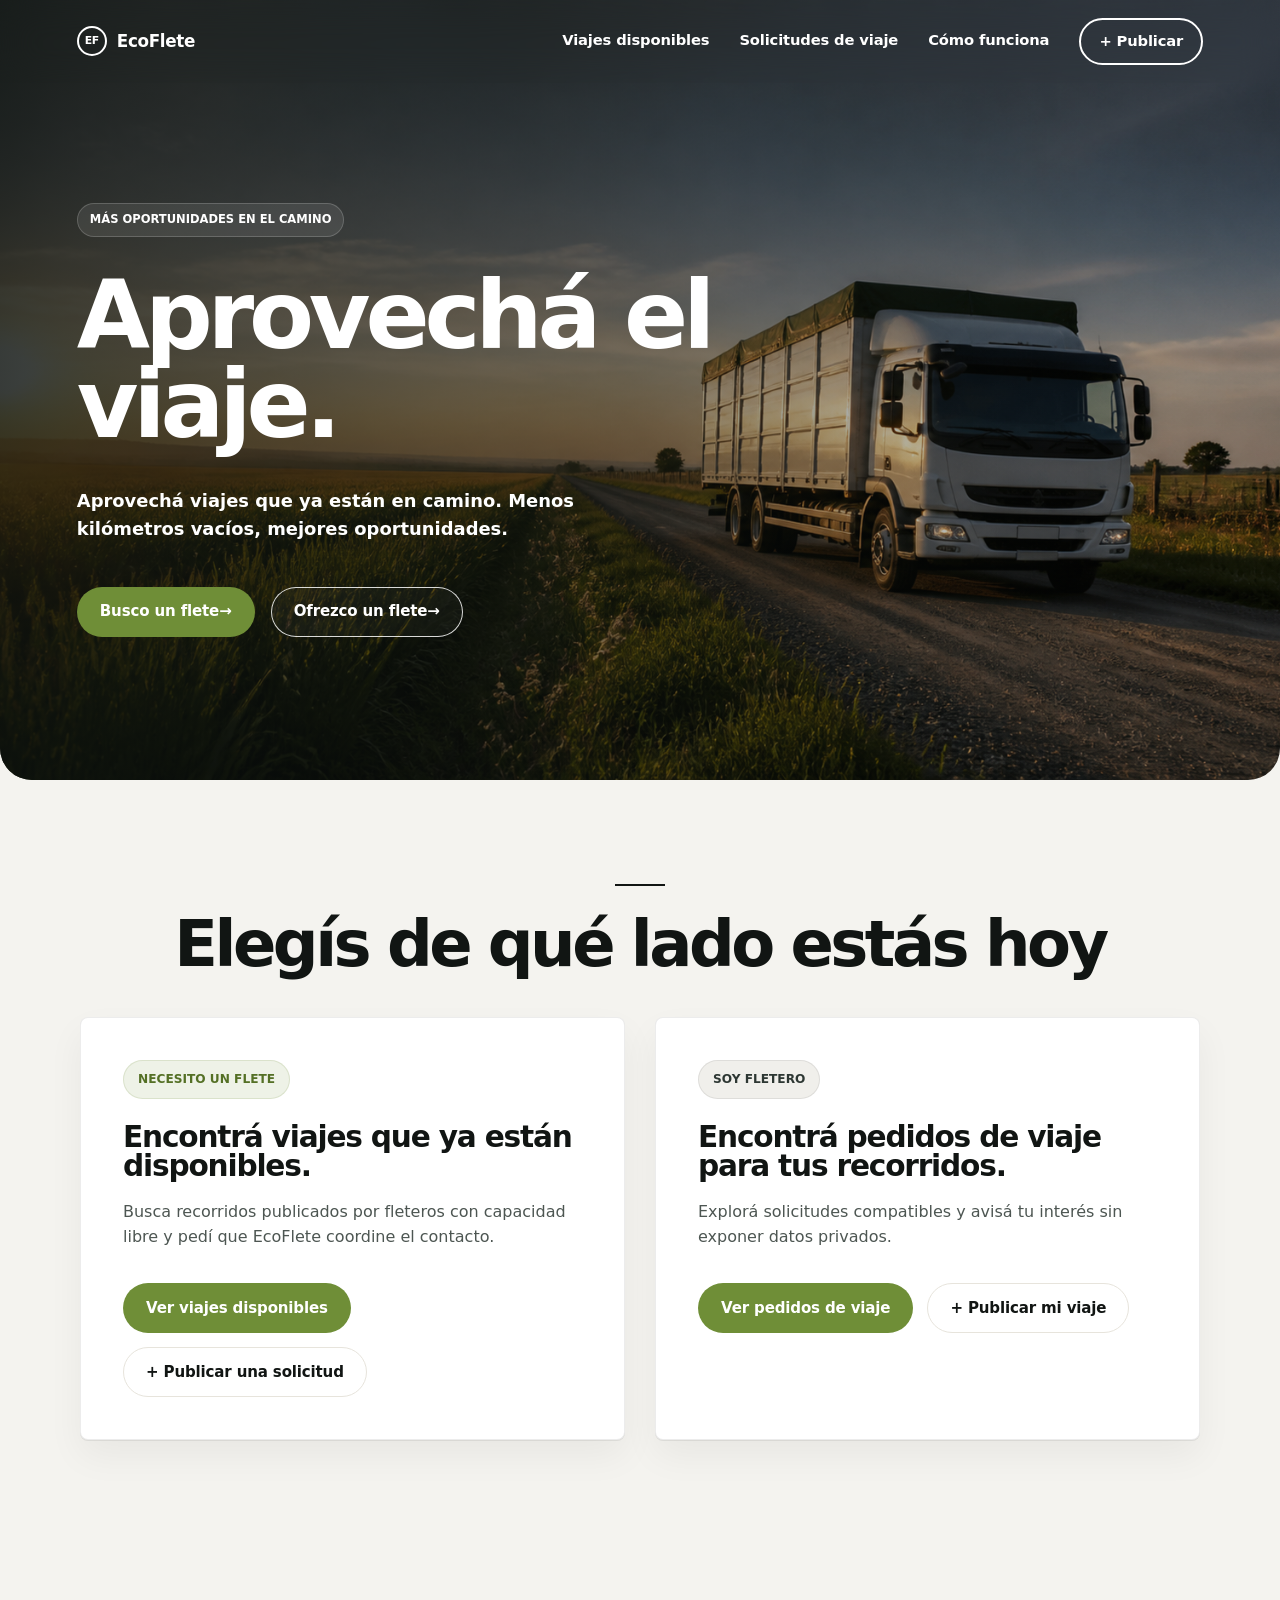
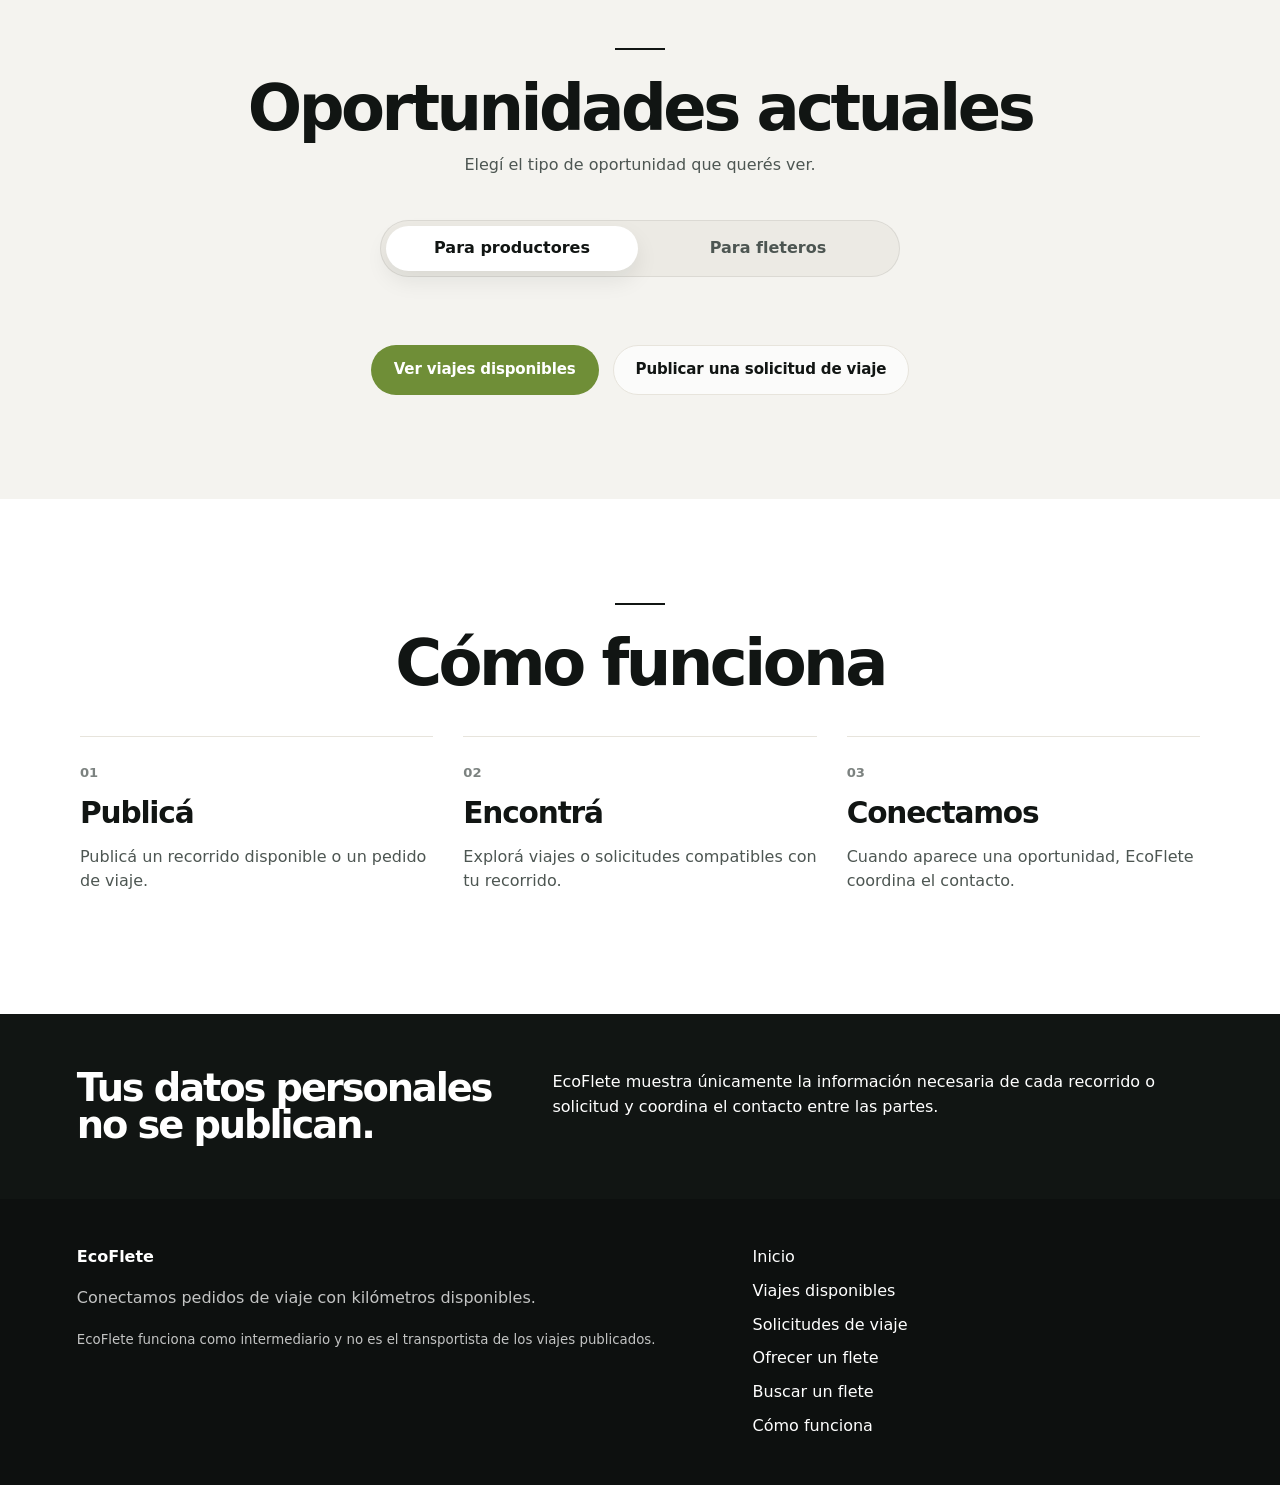
<file: index.html>
<!doctype html>
<html lang="es-AR">
  <head>
    <meta charset="utf-8">
    <meta name="viewport" content="width=device-width, initial-scale=1">
    <title>EcoFlete - Aprovechá el viaje</title>
    <meta name="description" content="Encontrá viajes disponibles o pedidos de viaje. EcoFlete conecta recorridos para aprovechar mejor cada traslado.">
    <meta property="og:title" content="EcoFlete - Aprovechá el viaje">
    <meta property="og:description" content="Encontrá viajes disponibles o pedidos de viaje.">
    <meta property="og:type" content="website">
    <meta property="og:image" content="assets/images/ecoflete-hero.png">
    <link rel="canonical" href="https://example.com/ecoflete/">
    <link rel="icon" href="assets/icons/favicon.svg" type="image/svg+xml">
    <link rel="stylesheet" href="css/main.css?v=hero-layout-3">
    <link rel="stylesheet" href="css/marketplace.css?v=mobile-render-1">
    <link rel="stylesheet" href="css/responsive.css?v=hero-image-clean-2">
  </head>
  <body>
    <header class="site-header site-header--overlay">
      <a class="brand" href="index.html" aria-label="EcoFlete inicio">
        <span class="brand__mark" aria-hidden="true">EF</span>
        <span>EcoFlete</span>
      </a>
      <button class="nav-toggle" type="button" aria-expanded="false" aria-controls="site-nav">
        <span>Menú</span>
      </button>
      <nav class="site-nav" id="site-nav" aria-label="Navegación principal">
        <a href="viajes.html">Viajes disponibles</a>
        <a href="cargas.html">Solicitudes de viaje</a>
        <a href="#como-funciona">Cómo funciona</a>
        <a class="nav-action" href="#publicar">+ Publicar</a>
      </nav>
    </header>

    <main>
      <section class="hero">
        <img
          class="hero__image"
          src="assets/images/ecoflete-hero.png"
          alt="Camión recorriendo un camino rural"
        >

        <div class="hero__shade"></div>

        <div class="hero__content">
          <p class="eyebrow">Más oportunidades en el camino</p>

          <h1>Aprovechá el viaje.</h1>

          <p>
            Aprovechá viajes que ya están en camino.
            Menos kilómetros vacíos, mejores oportunidades.
          </p>

          <div class="hero__actions">
            <a class="button button--primary" href="viajes.html">
              Busco un flete
              <span aria-hidden="true">→</span>
            </a>

            <a class="button button--ghost" href="cargas.html">
              Ofrezco un flete
              <span aria-hidden="true">→</span>
            </a>
          </div>
        </div>

        <div class="hero__benefits" aria-label="Beneficios de EcoFlete">
          <div class="hero__benefit">
            <span class="hero__benefit-icon" aria-hidden="true">↘</span>
            <span>Menos kilómetros<br>vacíos</span>
          </div>

          <div class="hero__benefit">
            <span class="hero__benefit-icon" aria-hidden="true">↗</span>
            <span>Más<br>oportunidades</span>
          </div>

          <div class="hero__benefit">
            <span class="hero__benefit-icon" aria-hidden="true">◎</span>
            <span>Una cadena<br>más fuerte</span>
          </div>
        </div>
      </section>

      <section class="section section--paths" id="publicar" aria-labelledby="acciones-title">
        <div class="section__intro">
          <span class="rule"></span>
          <h2 id="acciones-title">Elegís de qué lado estás hoy</h2>
        </div>
        <div class="path-grid">
          <article class="path-card">
            <span class="path-card__badge">Necesito un flete</span>
            <h3>Encontrá viajes que ya están disponibles.</h3>
            <p>Busca recorridos publicados por fleteros con capacidad libre y pedí que EcoFlete coordine el contacto.</p>
            <div class="path-card__actions">
              <a class="button button--primary" href="viajes.html">Ver viajes disponibles</a>
              <a class="button button--secondary" data-form-link="request" href="#">+ Publicar una solicitud</a>
            </div>
          </article>
          <article class="path-card path-card--blue">
            <span class="path-card__badge">Soy fletero</span>
            <h3>Encontrá pedidos de viaje para tus recorridos.</h3>
            <p>Explorá solicitudes compatibles y avisá tu interés sin exponer datos privados.</p>
            <div class="path-card__actions">
              <a class="button button--primary" href="cargas.html">Ver pedidos de viaje</a>
              <a class="button button--secondary" data-form-link="offer" href="#">+ Publicar mi viaje</a>
            </div>
          </article>
        </div>
      </section>

      <section class="section" aria-labelledby="destacados-title">
        <div class="section__intro">
          <span class="rule"></span>
          <h2 id="destacados-title">Oportunidades actuales</h2>
          <p>Elegí el tipo de oportunidad que querés ver.</p>
        </div>
        <div class="audience-switch" role="tablist" aria-label="Tipo de oportunidad">
          <button class="audience-switch__button is-active" type="button" role="tab" aria-selected="true" data-featured-tab="producers">Para productores</button>
          <button class="audience-switch__button" type="button" role="tab" aria-selected="false" data-featured-tab="carriers">Para fleteros</button>
        </div>
        <div class="listing-grid" data-featured-listings data-featured-audience="producers"></div>
        <div class="section__actions section__actions--featured">
          <a class="button button--primary" data-featured-link href="viajes.html">Ver viajes disponibles</a>
          <a class="button button--secondary" data-featured-form-link data-form-link="request" href="#">Publicar una solicitud de viaje</a>
        </div>
      </section>

      <section class="section section--band" id="como-funciona" aria-labelledby="funciona-title">
        <div class="section__intro">
          <span class="rule"></span>
          <h2 id="funciona-title">Cómo funciona</h2>
        </div>
        <div class="steps">
          <article>
            <span>01</span>
            <h3>Publicá</h3>
            <p>Publicá un recorrido disponible o un pedido de viaje.</p>
          </article>
          <article>
            <span>02</span>
            <h3>Encontrá</h3>
            <p>Explorá viajes o solicitudes compatibles con tu recorrido.</p>
          </article>
          <article>
            <span>03</span>
            <h3>Conectamos</h3>
            <p>Cuando aparece una oportunidad, EcoFlete coordina el contacto.</p>
          </article>
        </div>
      </section>

      <section class="privacy-strip" aria-label="Privacidad">
        <h2>Tus datos personales no se publican.</h2>
        <p>EcoFlete muestra únicamente la información necesaria de cada recorrido o solicitud y coordina el contacto entre las partes.</p>
      </section>
    </main>

    <footer class="site-footer">
      <div>
        <strong>EcoFlete</strong>
        <p>Conectamos pedidos de viaje con kilómetros disponibles.</p>
        <small>EcoFlete funciona como intermediario y no es el transportista de los viajes publicados.</small>
      </div>
      <nav aria-label="Navegación secundaria">
        <a href="index.html">Inicio</a>
        <a href="viajes.html">Viajes disponibles</a>
        <a href="cargas.html">Solicitudes de viaje</a>
        <a data-form-link="offer" href="#">Ofrecer un flete</a>
        <a data-form-link="request" href="#">Buscar un flete</a>
        <a href="#como-funciona">Cómo funciona</a>
      </nav>
    </footer>

    <script src="js/config.js?v=20260905-1"></script>
    <script src="js/api.js?v=20260905-1"></script>
    <script src="js/ui.js?v=20260905-1"></script>
    <script src="js/home.js?v=20260905-1"></script>
  </body>
</html>
</file>
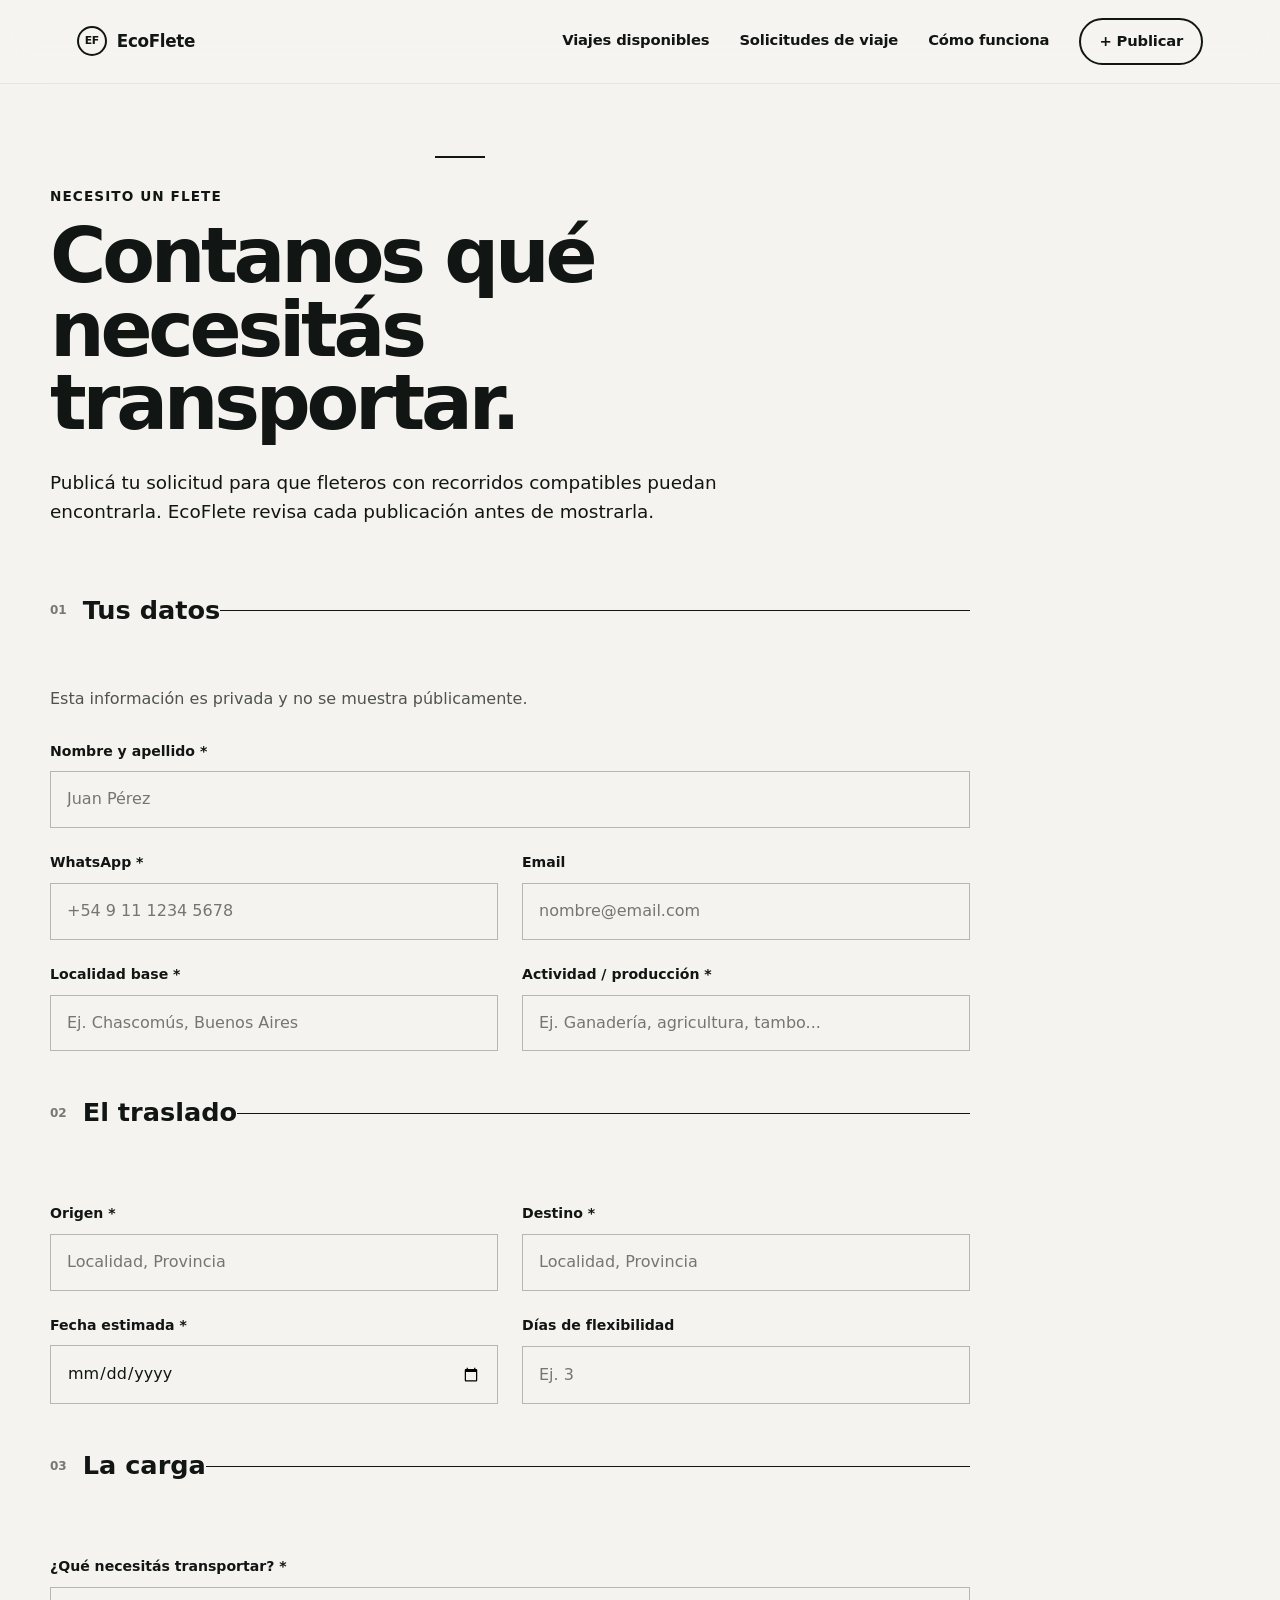
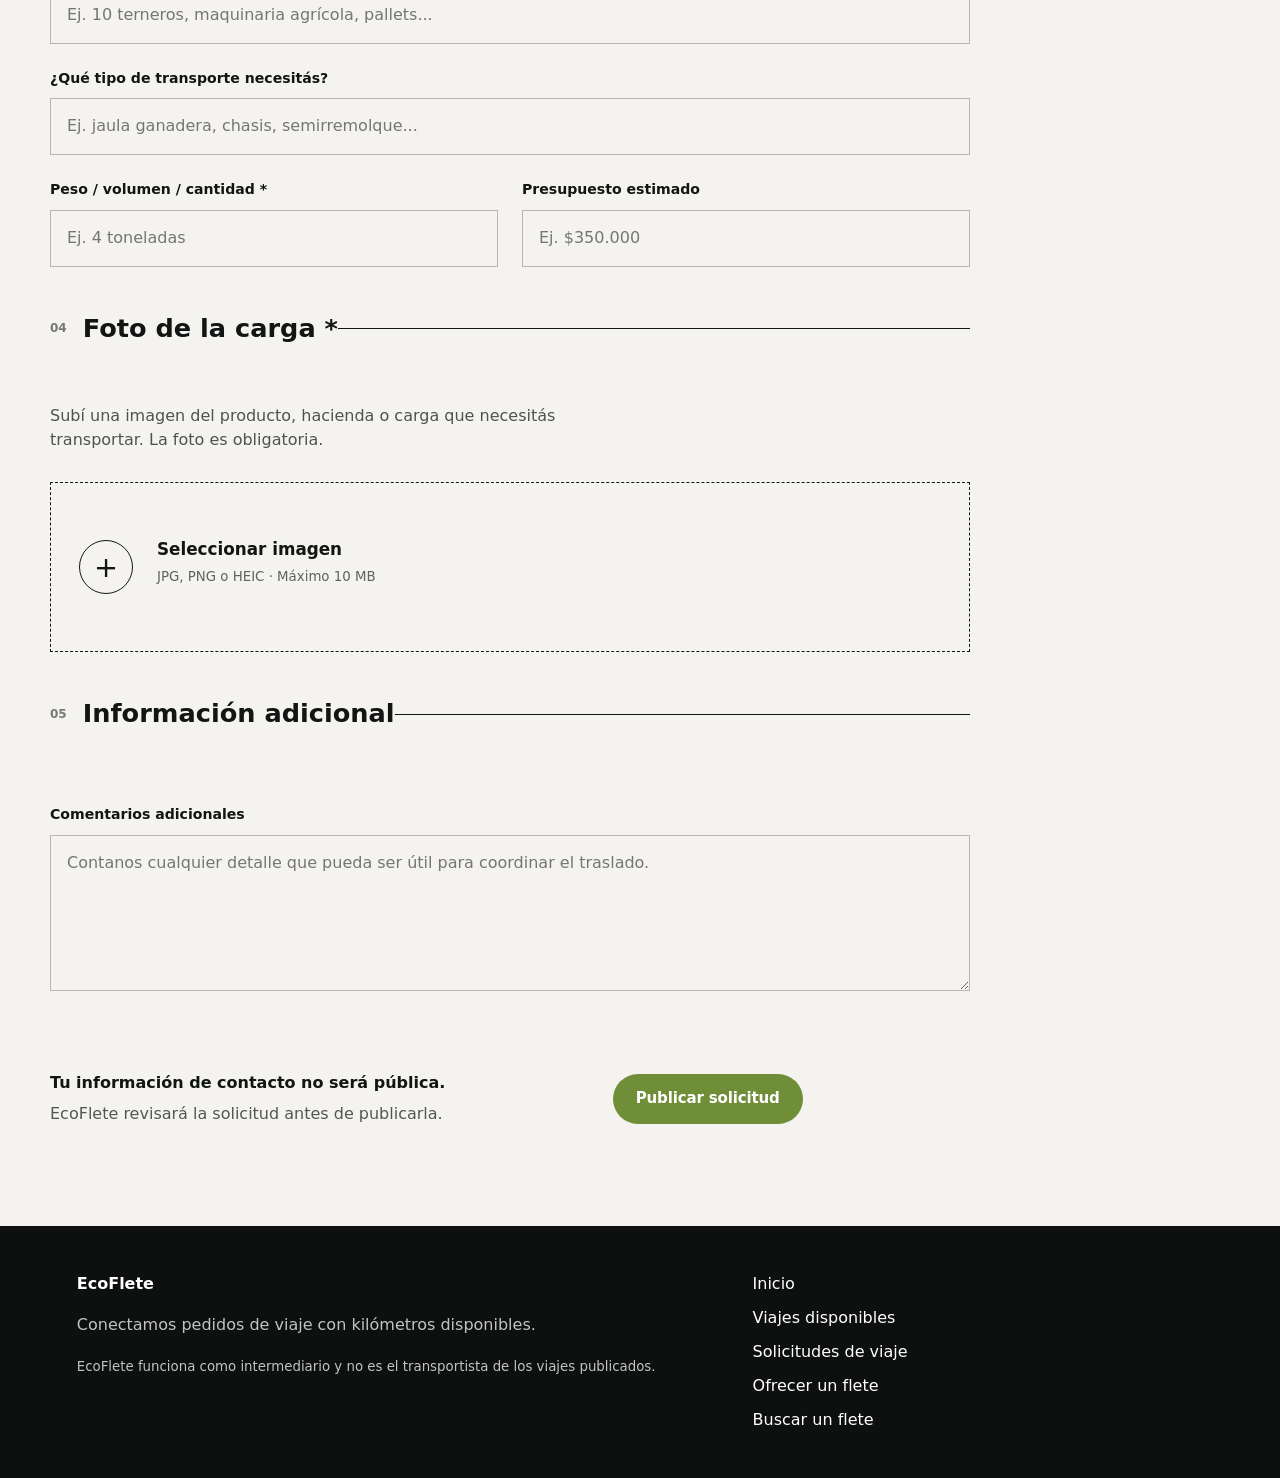
<file: buscar-flete/index.html>
<!doctype html>
<html lang="es-AR">
  <head>
    <meta charset="utf-8">
    <meta name="viewport" content="width=device-width, initial-scale=1">

    <title>Buscar un flete - EcoFlete</title>

    <meta
      name="description"
      content="Publicá qué necesitás transportar y EcoFlete te conecta con fleteros que tengan capacidad disponible."
    >

    <link rel="icon" href="../assets/icons/favicon.svg" type="image/svg+xml">

    <link rel="stylesheet" href="../css/main.css">
    <link rel="stylesheet" href="../css/formulario.css">
    <link rel="stylesheet" href="../css/responsive.css">
  </head>

  <body>

    <header class="site-header">
      <a class="brand" href="../index.html">
        <span class="brand__mark" aria-hidden="true">EF</span>
        <span>EcoFlete</span>
      </a>

      <button
        class="nav-toggle"
        type="button"
        aria-expanded="false"
        aria-controls="site-nav"
      >
        <span>Menú</span>
      </button>

      <nav class="site-nav" id="site-nav" aria-label="Navegación principal">
        <a href="../viajes.html">Viajes disponibles</a>
        <a href="../cargas.html">Solicitudes de viaje</a>
        <a href="../index.html#como-funciona">Cómo funciona</a>
        <a class="nav-action" href="../index.html#publicar">+ Publicar</a>
      </nav>
    </header>


    <main class="form-page">

      <section class="form-hero">
        <span class="rule"></span>

        <p class="form-hero__eyebrow">Necesito un flete</p>

        <h1>Contanos qué necesitás transportar.</h1>

        <p class="form-hero__intro">
          Publicá tu solicitud para que fleteros con recorridos compatibles
          puedan encontrarla. EcoFlete revisa cada publicación antes de mostrarla.
        </p>
      </section>


      <section class="form-shell">

        <form class="ecoflete-form" id="request-form">

          <fieldset class="form-section">
            <legend>
              <span>01</span>
              Tus datos
            </legend>

            <p class="form-section__description">
              Esta información es privada y no se muestra públicamente.
            </p>

            <div class="form-grid">

              <label class="form-field form-field--wide">
                <span>Nombre y apellido *</span>
                <input
                  type="text"
                  name="nombre"
                  autocomplete="name"
                  placeholder="Juan Pérez"
                  required
                >
              </label>

              <label class="form-field">
                <span>WhatsApp *</span>
                <input
                  type="tel"
                  name="whatsapp"
                  autocomplete="tel"
                  placeholder="+54 9 11 1234 5678"
                  required
                >
              </label>

              <label class="form-field">
                <span>Email</span>
                <input
                  type="email"
                  name="email"
                  autocomplete="email"
                  placeholder="nombre@email.com"
                >
              </label>

              <label class="form-field">
                <span>Localidad base *</span>
                <input
                  type="text"
                  name="localidad_base"
                  placeholder="Ej. Chascomús, Buenos Aires"
                  required
                >
              </label>

              <label class="form-field">
                <span>Actividad / producción *</span>
                <input
                  type="text"
                  name="actividad_produccion"
                  placeholder="Ej. Ganadería, agricultura, tambo..."
                  maxlength="150"
                  required
                >
              </label>

            </div>
          </fieldset>


          <fieldset class="form-section">
            <legend>
              <span>02</span>
              El traslado
            </legend>

            <div class="form-grid">

              <label class="form-field">
                <span>Origen *</span>
                <input
                  type="text"
                  name="origen"
                  placeholder="Localidad, Provincia"
                  required
                >
              </label>

              <label class="form-field">
                <span>Destino *</span>
                <input
                  type="text"
                  name="destino"
                  placeholder="Localidad, Provincia"
                  required
                >
              </label>

              <label class="form-field">
                <span>Fecha estimada *</span>
                <input
                  type="date"
                  name="fecha"
                  required
                >
              </label>

              <label class="form-field">
                <span>Días de flexibilidad</span>
                <input
                  type="number"
                  name="flexibilidad"
                  min="0"
                  max="30"
                  placeholder="Ej. 3"
                >
              </label>

            </div>
          </fieldset>


          <fieldset class="form-section">
            <legend>
              <span>03</span>
              La carga
            </legend>

            <div class="form-grid">

              <label class="form-field form-field--wide">
                <span>¿Qué necesitás transportar? *</span>
                <input
                  type="text"
                  name="carga"
                  maxlength="300"
                  placeholder="Ej. 10 terneros, maquinaria agrícola, pallets..."
                  required
                >
              </label>

              <label class="form-field form-field--wide">
                <span>¿Qué tipo de transporte necesitás?</span>
                <input
                  type="text"
                  name="tipo_transporte"
                  placeholder="Ej. jaula ganadera, chasis, semirremolque..."
                >
              </label>

              <label class="form-field">
                <span>Peso / volumen / cantidad *</span>
                <input
                  type="text"
                  name="cantidad"
                  placeholder="Ej. 4 toneladas"
                  required
                >
              </label>

              <label class="form-field">
                <span>Presupuesto estimado</span>
                <input
                  type="text"
                  name="presupuesto"
                  placeholder="Ej. $350.000"
                >
              </label>

            </div>
          </fieldset>


          <fieldset class="form-section">
            <legend>
              <span>04</span>
              Foto de la carga *
            </legend>

            <p class="form-section__description">
              Subí una imagen del producto, hacienda o carga que necesitás transportar. La foto es obligatoria.
            </p>

            <label class="upload-field">
              <input
                type="file"
                name="foto"
                accept="image/*"
                required
              >

              <span class="upload-field__icon">+</span>

              <span class="upload-field__content">
                <strong>Seleccionar imagen</strong>
                <small>JPG, PNG o HEIC · Máximo 10 MB</small>
                <small id="foto-feedback" class="upload-feedback"></small>
              </span>
            </label>
          </fieldset>


          <fieldset class="form-section">
            <legend>
              <span>05</span>
              Información adicional
            </legend>

            <label class="form-field">
              <span>Comentarios adicionales</span>

              <textarea
                name="comentarios"
                rows="5"
                maxlength="500"
                placeholder="Contanos cualquier detalle que pueda ser útil para coordinar el traslado."
              ></textarea>
            </label>
          </fieldset>


          <div class="form-submit">

            <div>
              <strong>Tu información de contacto no será pública.</strong>

              <p>
                EcoFlete revisará la solicitud antes de publicarla.
              </p>
            </div>

            <button
              class="button button--primary"
              type="submit"
            >
              Publicar solicitud
            </button>

            <div id="form-status" class="form-status" aria-live="polite"></div>

          </div>

        </form>

      </section>

    </main>


    <footer class="site-footer">

      <div>
        <strong>EcoFlete</strong>

        <p>
          Conectamos pedidos de viaje con kilómetros disponibles.
        </p>

        <small>
          EcoFlete funciona como intermediario y no es el transportista
          de los viajes publicados.
        </small>
      </div>

      <nav aria-label="Navegación secundaria">
        <a href="../index.html">Inicio</a>
        <a href="../viajes.html">Viajes disponibles</a>
        <a href="../cargas.html">Solicitudes de viaje</a>
        <a href="../index.html#publicar">Ofrecer un flete</a>
        <a href="index.html">Buscar un flete</a>
      </nav>

    </footer>


    <script src="../js/ui.js"></script>

    <script>
    const ECOFLETE_FORM_ENDPOINT =
      "https://script.google.com/macros/s/AKfycbxU4QigOM_XMGtyzJMg0Er__zb1qCvLyBVR4DwjOmxIPkABcH-kll3JlQVV_u9kXiyPBA/exec";

    const form = document.querySelector("#request-form");
    const formStatus = document.querySelector("#form-status");

    function fileToBase64(file) {
      return new Promise((resolve, reject) => {
        const reader = new FileReader();

        reader.onload = () => {
          const result = String(reader.result || "");
          resolve(result.split(",")[1] || "");
        };

        reader.onerror = reject;
        reader.readAsDataURL(file);
      });
    }

    const fotoInput = form.elements.foto;
    const fotoFeedback = document.querySelector("#foto-feedback");

    fotoInput.addEventListener("change", () => {
      const file = fotoInput.files[0];

      if (!file) {
        fotoFeedback.textContent = "";
        return;
      }

      fotoFeedback.textContent = "✓ " + file.name;
    });

    form.addEventListener("submit", async (event) => {
      event.preventDefault();

      const submitButton = form.querySelector('button[type="submit"]');
      const foto = form.elements.foto.files[0];

      if (!foto) {
        alert("Tenés que subir una foto de la carga.");
        return;
      }

      if (!foto.type.startsWith("image/")) {
        alert("La foto debe ser una imagen.");
        return;
      }

      if (foto.size > 10 * 1024 * 1024) {
        alert("La foto no puede superar los 10 MB.");
        return;
      }

      const textoOriginal = submitButton.textContent;

      try {
        submitButton.disabled = true;
        submitButton.textContent = "Publicando...";
        formStatus.className = "form-status form-status--loading";
        formStatus.textContent = "Publicando solicitud...";

        const fotoBase64 = await fileToBase64(foto);

        const payload = {
          action: "buscar_flete",
          nombre: form.elements.nombre.value.trim(),
          whatsapp: form.elements.whatsapp.value.trim(),
          email: form.elements.email.value.trim(),
          localidadBase: form.elements.localidad_base.value.trim(),
          actividadProduccion: form.elements.actividad_produccion.value.trim(),
          origen: form.elements.origen.value.trim(),
          destino: form.elements.destino.value.trim(),
          fecha: form.elements.fecha.value,
          flexibilidad: form.elements.flexibilidad.value.trim(),
          carga: form.elements.carga.value.trim(),
          tipoTransporte: form.elements.tipo_transporte.value.trim(),
          cantidad: form.elements.cantidad.value.trim(),
          presupuesto: form.elements.presupuesto.value.trim(),
          comentarios: form.elements.comentarios.value.trim(),
          foto: {
            name: foto.name,
            type: foto.type,
            base64: fotoBase64
          }
        };

        const response = await fetch(ECOFLETE_FORM_ENDPOINT, {
          method: "POST",
          headers: {
            "Content-Type": "text/plain;charset=utf-8"
          },
          body: JSON.stringify(payload)
        });

        const result = await response.json();

        if (!result.ok) {
          throw new Error(result.error || "No se pudo publicar la solicitud.");
        }

        formStatus.className = "form-status form-status--success";
        formStatus.textContent =
          "✓ Solicitud recibida. La vamos a revisar antes de publicarla en EcoFlete.";

        form.reset();
        fotoFeedback.textContent = "";

      } catch (error) {
        console.error(error);
        formStatus.className = "form-status form-status--error";
        formStatus.textContent =
          "No pudimos enviar la solicitud. Por favor, intentá nuevamente.";
      } finally {
        submitButton.disabled = false;
        submitButton.textContent = textoOriginal;
      }
    });
  </script>

  </body>
</html>
</file>
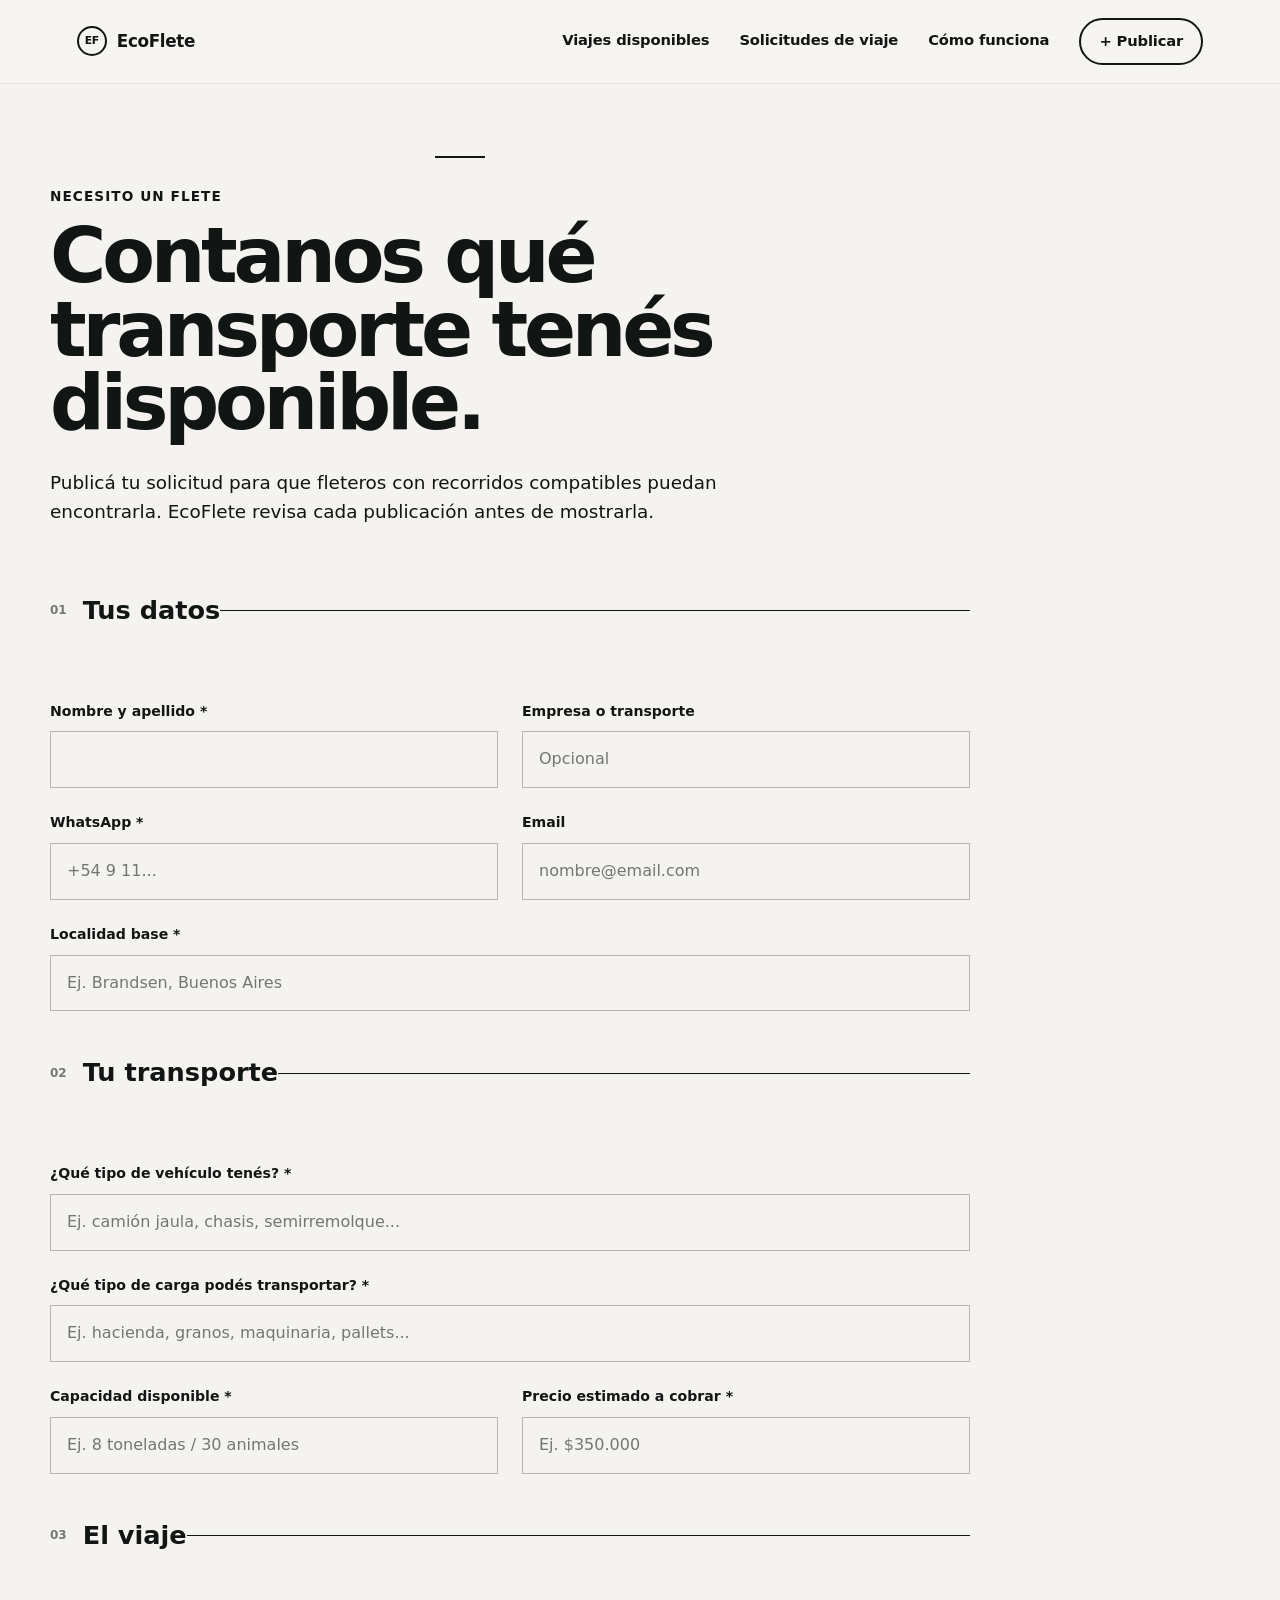
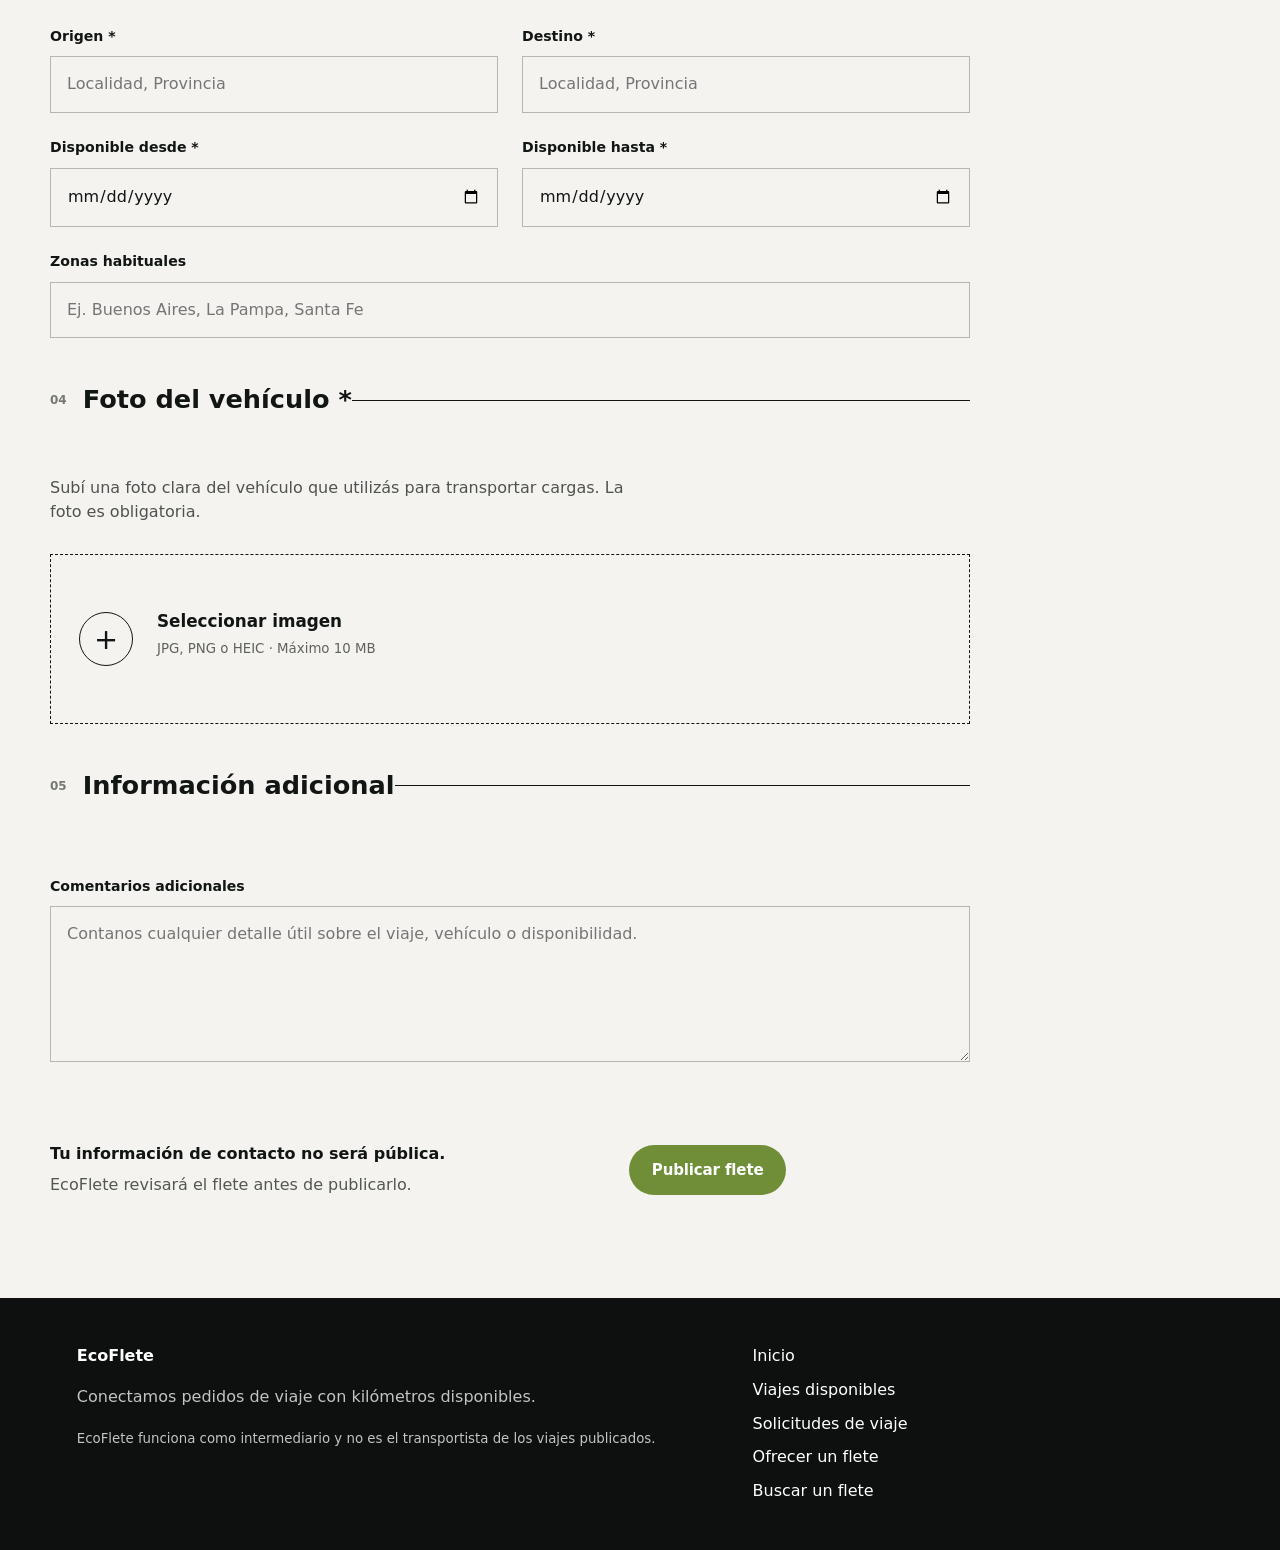
<file: ofrecer-flete/index.html>
<!doctype html>
<html lang="es-AR">
  <head>
    <meta charset="utf-8">
    <meta name="viewport" content="width=device-width, initial-scale=1">

    <title>Buscar un flete - EcoFlete</title>

    <meta
      name="description"
      content="Publicá qué necesitás transportar y EcoFlete te conecta con fleteros que tengan capacidad disponible."
    >

    <link rel="icon" href="../assets/icons/favicon.svg" type="image/svg+xml">

    <link rel="stylesheet" href="../css/main.css">
    <link rel="stylesheet" href="../css/formulario.css">
    <link rel="stylesheet" href="../css/responsive.css">
  </head>

  <body>

    <header class="site-header">
      <a class="brand" href="../index.html">
        <span class="brand__mark" aria-hidden="true">EF</span>
        <span>EcoFlete</span>
      </a>

      <button
        class="nav-toggle"
        type="button"
        aria-expanded="false"
        aria-controls="site-nav"
      >
        <span>Menú</span>
      </button>

      <nav class="site-nav" id="site-nav" aria-label="Navegación principal">
        <a href="../viajes.html">Viajes disponibles</a>
        <a href="../cargas.html">Solicitudes de viaje</a>
        <a href="../index.html#como-funciona">Cómo funciona</a>
        <a class="nav-action" href="../index.html#publicar">+ Publicar</a>
      </nav>
    </header>


    <main class="form-page">

      <section class="form-hero">
        <span class="rule"></span>

        <p class="form-hero__eyebrow">Necesito un flete</p>

        <h1>Contanos qué transporte tenés disponible.</h1>

        <p class="form-hero__intro">
          Publicá tu solicitud para que fleteros con recorridos compatibles
          puedan encontrarla. EcoFlete revisa cada publicación antes de mostrarla.
        </p>
      </section>


      <section class="form-shell">

        <form class="ecoflete-form" id="request-form">

          <fieldset class="form-section">
            <legend>
              <span>01</span>
              Tus datos
            </legend>

            <div class="form-grid">

              <label class="form-field">
                <span>Nombre y apellido *</span>
                <input
                  type="text"
                  name="nombre"
                  autocomplete="name"
                  required
                >
              </label>

              <label class="form-field">
                <span>Empresa o transporte</span>
                <input
                  type="text"
                  name="empresa"
                  placeholder="Opcional"
                >
              </label>

              <label class="form-field">
                <span>WhatsApp *</span>
                <input
                  type="tel"
                  name="whatsapp"
                  autocomplete="tel"
                  placeholder="+54 9 11..."
                  required
                >
              </label>

              <label class="form-field">
                <span>Email</span>
                <input
                  type="email"
                  name="email"
                  autocomplete="email"
                  placeholder="nombre@email.com"
                >
              </label>

              <label class="form-field form-field--wide">
                <span>Localidad base *</span>
                <input
                  type="text"
                  name="localidad_base"
                  placeholder="Ej. Brandsen, Buenos Aires"
                  required
                >
              </label>

            </div>
          </fieldset>


          <fieldset class="form-section">
            <legend>
              <span>02</span>
              Tu transporte
            </legend>

            <div class="form-grid">

              <label class="form-field form-field--wide">
                <span>¿Qué tipo de vehículo tenés? *</span>
                <input
                  type="text"
                  name="vehiculo"
                  placeholder="Ej. camión jaula, chasis, semirremolque..."
                  required
                >
              </label>

              <label class="form-field form-field--wide">
                <span>¿Qué tipo de carga podés transportar? *</span>
                <input
                  type="text"
                  name="carga"
                  maxlength="300"
                  placeholder="Ej. hacienda, granos, maquinaria, pallets..."
                  required
                >
              </label>

              <label class="form-field">
                <span>Capacidad disponible *</span>
                <input
                  type="text"
                  name="capacidad"
                  placeholder="Ej. 8 toneladas / 30 animales"
                  required
                >
              </label>

              <label class="form-field">
                <span>Precio estimado a cobrar *</span>
                <input
                  type="text"
                  name="precio"
                  placeholder="Ej. $350.000"
                  required
                >
              </label>

            </div>
          </fieldset>


          <fieldset class="form-section">
            <legend>
              <span>03</span>
              El viaje
            </legend>

            <div class="form-grid">

              <label class="form-field">
                <span>Origen *</span>
                <input
                  type="text"
                  name="origen"
                  placeholder="Localidad, Provincia"
                  required
                >
              </label>

              <label class="form-field">
                <span>Destino *</span>
                <input
                  type="text"
                  name="destino"
                  placeholder="Localidad, Provincia"
                  required
                >
              </label>

              <label class="form-field">
                <span>Disponible desde *</span>
                <input
                  type="date"
                  name="desde"
                  required
                >
              </label>

              <label class="form-field">
                <span>Disponible hasta *</span>
                <input
                  type="date"
                  name="hasta"
                  required
                >
              </label>

              <label class="form-field form-field--wide">
                <span>Zonas habituales</span>
                <input
                  type="text"
                  name="zonas"
                  placeholder="Ej. Buenos Aires, La Pampa, Santa Fe"
                >
              </label>

            </div>
          </fieldset>


          <fieldset class="form-section">
            <legend>
              <span>04</span>
              Foto del vehículo *
            </legend>

            <p class="form-section__description">
              Subí una foto clara del vehículo que utilizás para transportar cargas. La foto es obligatoria.
            </p>

            <label class="upload-field">
              <input
                type="file"
                name="foto"
                accept="image/*"
                required
              >

              <span class="upload-field__icon">+</span>

              <span class="upload-field__content">
                <strong>Seleccionar imagen</strong>
                <small>JPG, PNG o HEIC · Máximo 10 MB</small>
                <small id="foto-feedback" class="upload-feedback"></small>
              </span>
            </label>
          </fieldset>


          <fieldset class="form-section">
            <legend>
              <span>05</span>
              Información adicional
            </legend>

            <label class="form-field">
              <span>Comentarios adicionales</span>

              <textarea
                name="comentarios"
                rows="5"
                maxlength="500"
                placeholder="Contanos cualquier detalle útil sobre el viaje, vehículo o disponibilidad."
              ></textarea>
            </label>
          </fieldset>


          <div class="form-submit">

            <div>
              <strong>Tu información de contacto no será pública.</strong>

              <p>
                EcoFlete revisará el flete antes de publicarlo.
              </p>
            </div>

            <button
              class="button button--primary"
              type="submit"
            >
              Publicar flete
            </button>

            <div id="form-status" class="form-status" aria-live="polite"></div>

          </div>

        </form>

      </section>

    </main>


    <footer class="site-footer">

      <div>
        <strong>EcoFlete</strong>

        <p>
          Conectamos pedidos de viaje con kilómetros disponibles.
        </p>

        <small>
          EcoFlete funciona como intermediario y no es el transportista
          de los viajes publicados.
        </small>
      </div>

      <nav aria-label="Navegación secundaria">
        <a href="../index.html">Inicio</a>
        <a href="../viajes.html">Viajes disponibles</a>
        <a href="../cargas.html">Solicitudes de viaje</a>
        <a href="../index.html#publicar">Ofrecer un flete</a>
        <a href="index.html">Buscar un flete</a>
      </nav>

    </footer>


    <script src="../js/ui.js"></script>

    <script>
    const ECOFLETE_FORM_ENDPOINT =
      "https://script.google.com/macros/s/AKfycbxU4QigOM_XMGtyzJMg0Er__zb1qCvLyBVR4DwjOmxIPkABcH-kll3JlQVV_u9kXiyPBA/exec";

    const form = document.querySelector("#request-form");
    const formStatus = document.querySelector("#form-status");

    function fileToBase64(file) {
      return new Promise((resolve, reject) => {
        const reader = new FileReader();

        reader.onload = () => {
          const result = String(reader.result || "");
          resolve(result.split(",")[1] || "");
        };

        reader.onerror = reject;
        reader.readAsDataURL(file);
      });
    }

    const fotoInput = form.elements.foto;
    const fotoFeedback = document.querySelector("#foto-feedback");

    fotoInput.addEventListener("change", () => {
      const file = fotoInput.files[0];

      if (!file) {
        fotoFeedback.textContent = "";
        return;
      }

      fotoFeedback.textContent = "✓ " + file.name;
    });

    form.addEventListener("submit", async (event) => {
      event.preventDefault();

      const submitButton = form.querySelector('button[type="submit"]');
      const foto = fotoInput.files[0];

      if (!foto) {
        formStatus.className = "form-status form-status--error";
        formStatus.textContent = "Tenés que subir una foto del vehículo.";
        return;
      }

      if (!foto.type.startsWith("image/")) {
        formStatus.className = "form-status form-status--error";
        formStatus.textContent = "La foto debe ser una imagen.";
        return;
      }

      if (foto.size > 10 * 1024 * 1024) {
        formStatus.className = "form-status form-status--error";
        formStatus.textContent = "La foto no puede superar los 10 MB.";
        return;
      }

      const textoOriginal = submitButton.textContent;

      try {
        submitButton.disabled = true;
        submitButton.textContent = "Publicando...";

        formStatus.className = "form-status form-status--loading";
        formStatus.textContent = "Publicando flete...";

        const fotoBase64 = await fileToBase64(foto);

        const payload = {
          action: "ofrecer_flete",
          nombre: form.elements.nombre.value.trim(),
          empresa: form.elements.empresa.value.trim(),
          whatsapp: form.elements.whatsapp.value.trim(),
          email: form.elements.email.value.trim(),
          localidadBase: form.elements.localidad_base.value.trim(),
          vehiculo: form.elements.vehiculo.value.trim(),
          carga: form.elements.carga.value.trim(),
          capacidad: form.elements.capacidad.value.trim(),
          precio: form.elements.precio.value.trim(),
          origen: form.elements.origen.value.trim(),
          destino: form.elements.destino.value.trim(),
          desde: form.elements.desde.value,
          hasta: form.elements.hasta.value,
          zonas: form.elements.zonas.value.trim(),
          comentarios: form.elements.comentarios.value.trim(),

          foto: {
            name: foto.name,
            type: foto.type,
            base64: fotoBase64
          }
        };

        const response = await fetch(ECOFLETE_FORM_ENDPOINT, {
          method: "POST",
          headers: {
            "Content-Type": "text/plain;charset=utf-8"
          },
          body: JSON.stringify(payload)
        });

        const result = await response.json();

        if (!result.ok) {
          throw new Error(result.error || "No se pudo publicar el flete.");
        }

        formStatus.className = "form-status form-status--success";
        formStatus.textContent =
          "✓ Flete recibido. Lo vamos a revisar antes de publicarlo en EcoFlete.";

        form.reset();
        fotoFeedback.textContent = "";

      } catch (error) {
        console.error(error);

        formStatus.className = "form-status form-status--error";
        formStatus.textContent =
          "No pudimos enviar el flete. Por favor, intentá nuevamente.";

      } finally {
        submitButton.disabled = false;
        submitButton.textContent = textoOriginal;
      }
    });
  </script>

  </body>
</html>
</file>
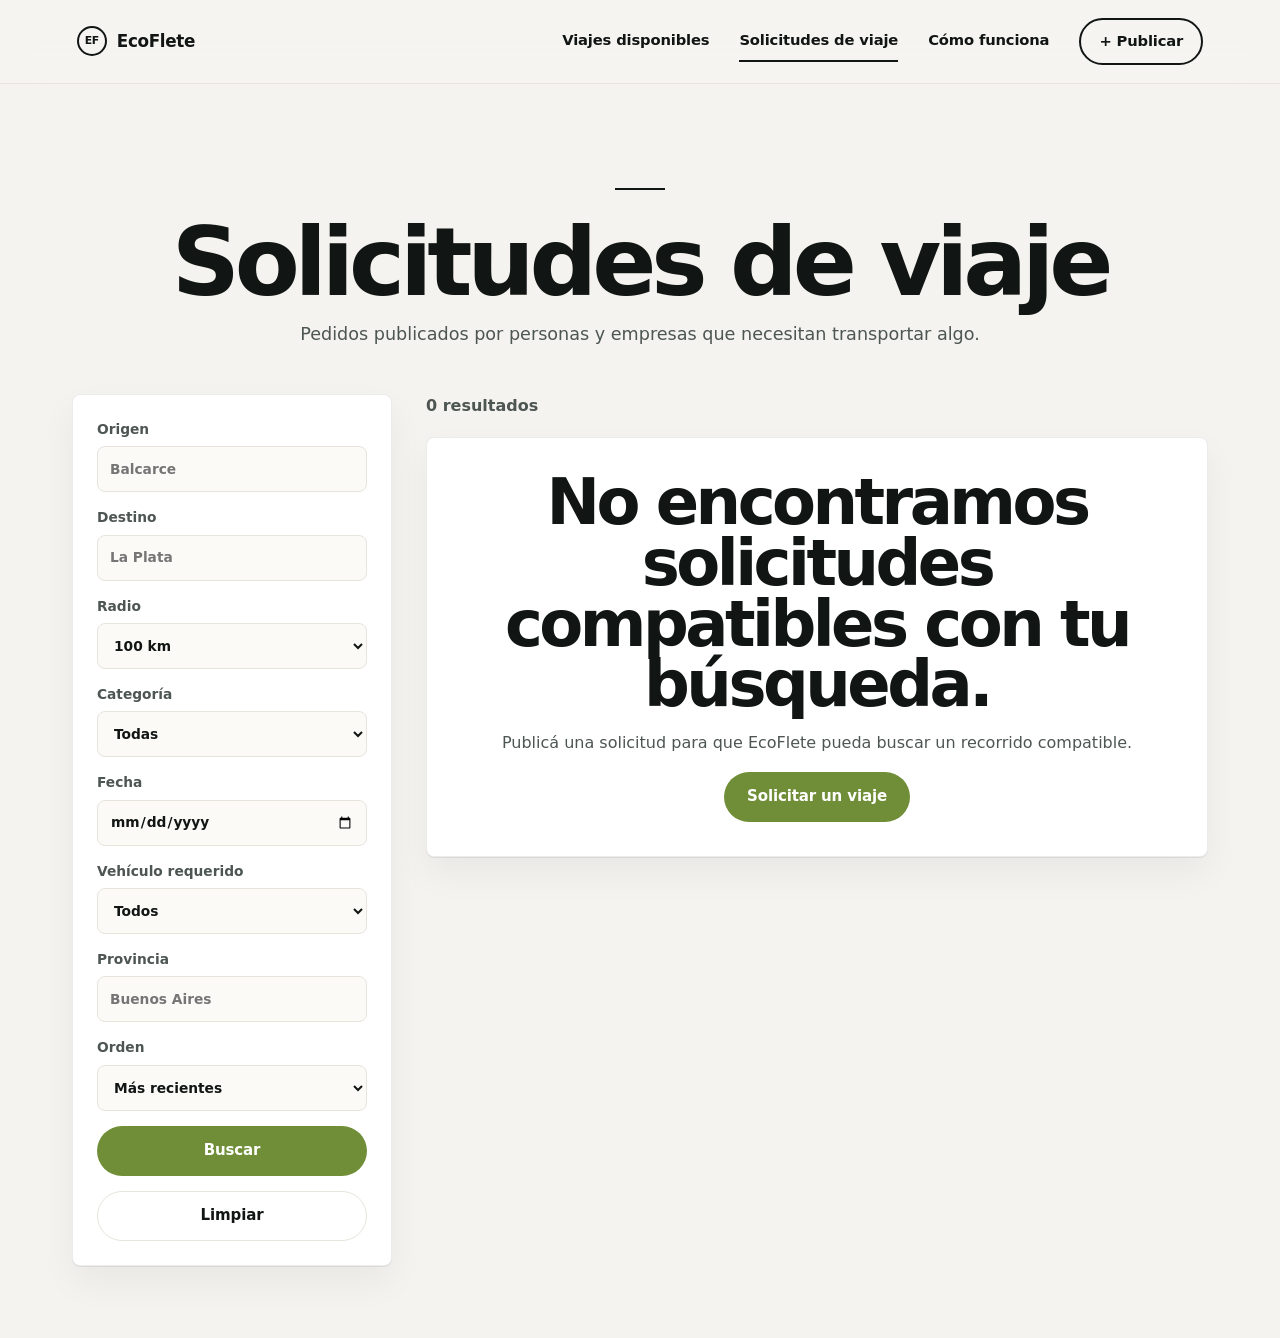
<file: cargas.html>
<!doctype html>
<html lang="es-AR">
  <head>
    <meta charset="utf-8">
    <meta name="viewport" content="width=device-width, initial-scale=1">
    <title>Solicitudes de viaje - EcoFlete</title>
    <meta name="description" content="Pedidos publicados por personas y empresas que necesitan transportar algo.">
    <link rel="icon" href="assets/icons/favicon.svg" type="image/svg+xml">
    <link rel="stylesheet" href="css/main.css?v=hero-full-2">
    <link rel="stylesheet" href="css/marketplace.css?v=hero-full-2">
    <link rel="stylesheet" href="css/responsive.css?v=hero-full-2">
  </head>
  <body data-marketplace="freightRequests">
    <header class="site-header">
      <a class="brand" href="index.html"><span class="brand__mark" aria-hidden="true">EF</span><span>EcoFlete</span></a>
      <button class="nav-toggle" type="button" aria-expanded="false" aria-controls="site-nav"><span>Menú</span></button>
      <nav class="site-nav" id="site-nav" aria-label="Navegación principal">
        <a href="viajes.html">Viajes disponibles</a>
        <a aria-current="page" href="cargas.html">Solicitudes de viaje</a>
        <a href="index.html#como-funciona">Cómo funciona</a>
        <a class="nav-action" href="https://santisadventures.github.io/ecoflete/index.html#publicar">+ Publicar</a>
      </nav>
    </header>
    <main class="marketplace-page">
      <section class="marketplace-hero">
        <span class="rule"></span>
        <h1>Solicitudes de viaje</h1>
        <p>Pedidos publicados por personas y empresas que necesitan transportar algo.</p>
      </section>
      <section class="marketplace-layout" aria-label="Búsqueda de solicitudes de viaje">
        <form class="filters" data-filters>
          <label>Origen <input name="origin" type="search" autocomplete="off" placeholder="Balcarce"></label>
          <label>Destino <input name="destination" type="search" autocomplete="off" placeholder="La Plata"></label>
          <label>Radio
            <select name="radius">
              <option value="0">Ubicación exacta</option>
              <option value="50">50 km</option>
              <option value="100" selected>100 km</option>
              <option value="200">200 km</option>
              <option value="flexible">Flexible</option>
            </select>
          </label>
          <label>Categoría <select name="category" data-category-filter></select></label>
          <label>Fecha <input name="date" type="date"></label>
          <label>Vehículo requerido <select name="vehicle" data-vehicle-filter></select></label>
          <label>Provincia <input name="province" type="search" placeholder="Buenos Aires"></label>
          <label>Orden
            <select name="sort">
              <option value="recent">Más recientes</option>
              <option value="date">Fecha del viaje</option>
              <option value="nearby">Más cerca</option>
            </select>
          </label>
          <button class="button button--primary" type="submit">Buscar</button>
          <button class="button button--secondary" type="reset">Limpiar</button>
        </form>
        <div>
          <div class="results-head">
            <p data-results-count></p>
          </div>
          <div class="listing-grid" data-listings></div>
          <div class="empty-state" data-empty hidden>
            <h2>No encontramos solicitudes compatibles con tu búsqueda.</h2>
            <p>Publicá una solicitud para que EcoFlete pueda buscar un recorrido compatible.</p>
            <a class="button button--primary" data-form-link="request" href="buscar-flete/">Solicitar un viaje</a>
          </div>
        </div>
      </section>
    </main>
    <script src="js/config.js"></script>
    <script src="js/distance.js"></script>
    <script src="js/api.js"></script>
    <script src="js/search.js"></script>
    <script src="js/ui.js"></script>
    <script src="js/marketplace.js?v=search-state-2"></script>
  </body>
</html>
</file>
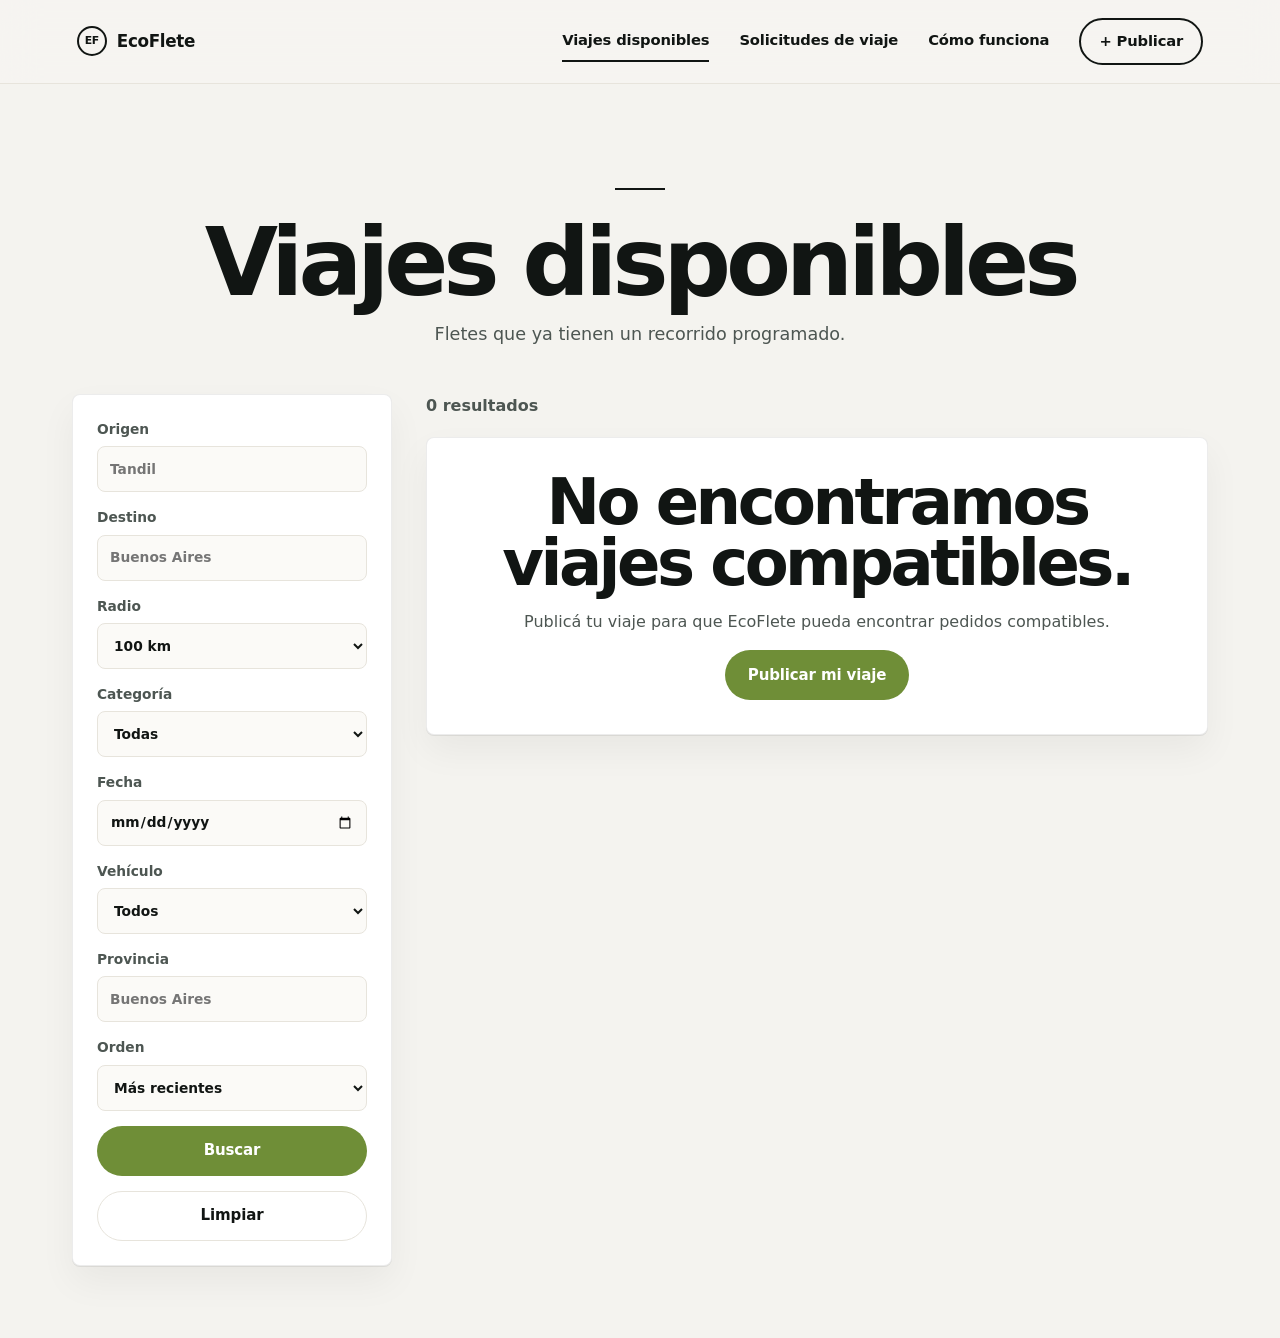
<file: viajes.html>
<!doctype html>
<html lang="es-AR">
  <head>
    <meta charset="utf-8">
    <meta name="viewport" content="width=device-width, initial-scale=1">
    <title>Viajes disponibles - EcoFlete</title>
    <meta name="description" content="Fletes que ya tienen un recorrido programado.">
    <link rel="icon" href="assets/icons/favicon.svg" type="image/svg+xml">
    <link rel="stylesheet" href="css/main.css?v=hero-full-2">
    <link rel="stylesheet" href="css/marketplace.css?v=hero-full-2">
    <link rel="stylesheet" href="css/responsive.css?v=hero-full-2">
  </head>
  <body data-marketplace="offeredTrips">
    <header class="site-header">
      <a class="brand" href="index.html"><span class="brand__mark" aria-hidden="true">EF</span><span>EcoFlete</span></a>
      <button class="nav-toggle" type="button" aria-expanded="false" aria-controls="site-nav"><span>Menú</span></button>
      <nav class="site-nav" id="site-nav" aria-label="Navegación principal">
        <a aria-current="page" href="viajes.html">Viajes disponibles</a>
        <a href="cargas.html">Solicitudes de viaje</a>
        <a href="index.html#como-funciona">Cómo funciona</a>
        <a class="nav-action" href="https://santisadventures.github.io/ecoflete/index.html#publicar">+ Publicar</a>
      </nav>
    </header>
    <main class="marketplace-page">
      <section class="marketplace-hero">
        <span class="rule"></span>
        <h1>Viajes disponibles</h1>
        <p>Fletes que ya tienen un recorrido programado.</p>
      </section>
      <section class="marketplace-layout" aria-label="Búsqueda de viajes disponibles">
        <form class="filters" data-filters>
          <label>Origen <input name="origin" type="search" autocomplete="off" placeholder="Tandil"></label>
          <label>Destino <input name="destination" type="search" autocomplete="off" placeholder="Buenos Aires"></label>
          <label>Radio
            <select name="radius">
              <option value="0">Ubicación exacta</option>
              <option value="50">50 km</option>
              <option value="100" selected>100 km</option>
              <option value="200">200 km</option>
              <option value="flexible">Flexible</option>
            </select>
          </label>
          <label>Categoría <select name="category" data-category-filter></select></label>
          <label>Fecha <input name="date" type="date"></label>
          <label>Vehículo <select name="vehicle" data-vehicle-filter></select></label>
          <label>Provincia <input name="province" type="search" placeholder="Buenos Aires"></label>
          <label>Orden
            <select name="sort">
              <option value="recent">Más recientes</option>
              <option value="date">Fecha del viaje</option>
              <option value="nearby">Más cerca</option>
            </select>
          </label>
          <button class="button button--primary" type="submit">Buscar</button>
          <button class="button button--secondary" type="reset">Limpiar</button>
        </form>
        <div>
          <div class="results-head">
            <p data-results-count></p>
          </div>
          <div class="listing-grid" data-listings></div>
          <div class="empty-state" data-empty hidden>
            <h2>No encontramos viajes compatibles.</h2>
            <p>Publicá tu viaje para que EcoFlete pueda encontrar pedidos compatibles.</p>
            <a class="button button--primary" data-form-link="offer" href="ofrecer-flete/">Publicar mi viaje</a>
          </div>
        </div>
      </section>
    </main>
    <script src="js/config.js"></script>
    <script src="js/distance.js"></script>
    <script src="js/api.js"></script>
    <script src="js/search.js"></script>
    <script src="js/ui.js"></script>
    <script src="js/marketplace.js?v=search-state-2"></script>
  </body>
</html>
</file>
<file: css/main.css>
:root {
  --ink: #111513;
  --ink-soft: #4d5652;
  --muted: #7c847f;
  --line: #e7e4dc;
  --paper: #ffffff;
  --wash: #f6f5f1;
  --green: #6f8e37;
  --green-dark: #547025;
  --blue: #8d9a96;
  --blue-dark: #2d3733;
  --shadow: 0 20px 50px rgba(18, 24, 20, 0.06);
  --soft-shadow: 0 1px 0 rgba(18, 24, 20, 0.08), 0 16px 36px rgba(18, 24, 20, 0.05);
  --serif: var(--sans);
  --sans: Inter, ui-sans-serif, system-ui, -apple-system, BlinkMacSystemFont, "Segoe UI", sans-serif;
}

* {
  box-sizing: border-box;
}

html {
  scroll-behavior: smooth;
  overflow-x: hidden;
}

body {
  margin: 0;
  color: var(--ink);
  background: #f4f3ef;
  font-family: var(--sans);
  line-height: 1.55;
  overflow-x: hidden;
}

a {
  color: inherit;
  text-decoration: none;
}

img {
  display: block;
  max-width: 100%;
}

:focus-visible {
  outline: 3px solid #e3b34d;
  outline-offset: 3px;
}

.site-header {
  align-items: center;
  background: rgba(246, 245, 241, 0.92);
  border-bottom: 1px solid var(--line);
  display: flex;
  gap: 32px;
  justify-content: space-between;
  min-height: 76px;
  padding: 18px clamp(24px, 6vw, 78px);
  position: sticky;
  top: 0;
  z-index: 20;
  backdrop-filter: blur(18px);
}

.site-header--overlay {
  background: transparent;
  border-bottom: 0;
  color: #fff;
  left: 0;
  position: absolute;
  right: 0;
  width: auto;
}

.brand {
  align-items: center;
  display: inline-flex;
  font-size: 1.05rem;
  font-weight: 760;
  gap: 10px;
  letter-spacing: -0.02em;
}

.brand__mark {
  align-items: center;
  border: 2px solid currentColor;
  border-radius: 50%;
  display: inline-flex;
  font-size: 0.68rem;
  height: 30px;
  justify-content: center;
  width: 30px;
}

.site-nav {
  align-items: center;
  display: flex;
  gap: 30px;
  font-size: 0.92rem;
  font-weight: 720;
  letter-spacing: -0.01em;
}

.site-nav a {
  border-bottom: 2px solid transparent;
  padding: 8px 0;
}

.site-nav a:hover,
.site-nav a[aria-current="page"] {
  border-bottom-color: currentColor;
}

.nav-action {
  border: 2px solid currentColor !important;
  border-radius: 999px;
  padding: 10px 18px !important;
}

.nav-toggle {
  background: transparent;
  border: 2px solid currentColor;
  color: inherit;
  display: none;
  font: inherit;
  font-weight: 800;
  min-height: 44px;
  padding: 8px 14px;
}

.hero {
  color: #fff;
  margin: 0 calc(50% - 50vw);
  min-height: 680px;
  overflow: hidden;
  border-radius: 0 0 32px 32px;
  position: relative;
  width: 100vw;
}

.hero__image,
.hero__shade {
  height: 100%;
  inset: 0;
  position: absolute;
  width: 100%;
}

.hero__image {
  object-fit: cover;
}

.hero__shade {
  background: linear-gradient(90deg, rgba(12, 17, 14, 0.82) 0%, rgba(12, 17, 14, 0.55) 42%, rgba(12, 17, 14, 0.08) 100%);
}

.hero__content {
  max-width: 760px;
  padding: 220px clamp(24px, 6vw, 72px) 84px;
  position: relative;
}

.eyebrow {
  align-items: center;
  background: rgba(255, 255, 255, 0.09);
  border: 1px solid rgba(255, 255, 255, 0.18);
  border-radius: 999px;
  display: inline-flex;
  font-size: 0.72rem;
  font-weight: 740;
  letter-spacing: 0;
  margin: 0 0 18px;
  padding: 7px 12px;
  text-transform: uppercase;
}

h1,
h2,
h3 {
  line-height: 1.05;
  margin: 0;
}

h1,
h2 {
  font-family: var(--serif);
  font-weight: 760;
  letter-spacing: -0.055em;
}

h1 {
  font-size: clamp(3.2rem, 7.4vw, 6.8rem);
  line-height: 0.94;
  max-width: 980px;
}

h2 {
  font-size: clamp(2.7rem, 5vw, 5.2rem);
  line-height: 0.95;
}

h3 {
  font-family: var(--serif);
  font-size: 1.85rem;
  letter-spacing: -0.04em;
  line-height: 1;
}

.hero p:not(.eyebrow) {
  font-size: 1.12rem;
  font-weight: 680;
  margin: 28px 0 0;
  max-width: 620px;
}

.hero__actions,
.section__actions,
.path-card__actions {
  display: flex;
  flex-wrap: wrap;
  gap: 14px;
  margin-top: 34px;
}

.button {
  align-items: center;
  border: 1px solid transparent;
  border-radius: 999px;
  cursor: pointer;
  display: inline-flex;
  font: inherit;
  font-size: 0.94rem;
  font-weight: 760;
  justify-content: center;
  letter-spacing: -0.01em;
  min-height: 50px;
  padding: 12px 22px;
  text-align: center;
}

.button--primary {
  background: var(--green);
  color: #fff;
}

.button--primary:hover {
  background: var(--green-dark);
}

.button--secondary {
  background: rgba(255, 255, 255, 0.7);
  border-color: var(--line);
  color: var(--ink);
}

.button--secondary:hover {
  border-color: var(--green);
}

.button--ghost {
  background: rgba(255, 255, 255, 0.03);
  border-color: rgba(255, 255, 255, 0.84);
  color: #fff;
}

.section {
  padding: 104px clamp(24px, 6vw, 78px);
}

.section__intro {
  margin: 0 auto 42px;
  max-width: 980px;
  text-align: center;
}

.section__intro p {
  color: var(--ink-soft);
  margin: 14px auto 0;
  max-width: 660px;
}

.rule {
  background: #111513;
  display: block;
  height: 2px;
  margin: 0 auto 28px;
  width: 50px;
}

.path-grid,
.steps {
  display: grid;
  gap: 30px;
  grid-template-columns: repeat(2, minmax(0, 1fr));
  margin: 0 auto;
  max-width: 1120px;
}

.path-card {
  background: #fff;
  border: 1px solid rgba(17, 21, 19, 0.08);
  border-radius: 8px;
  box-shadow: var(--soft-shadow);
  padding: 42px;
}

.path-card__badge {
  background: #eef2e7;
  border: 1px solid rgba(111, 142, 55, 0.16);
  border-radius: 999px;
  color: var(--green-dark);
  display: inline-block;
  font-size: 0.76rem;
  font-weight: 780;
  margin-bottom: 24px;
  padding: 9px 14px;
  text-transform: uppercase;
}

.path-card--blue .path-card__badge {
  background: #f0efeb;
  border-color: rgba(17, 21, 19, 0.08);
  color: var(--blue-dark);
}

.path-card p {
  color: var(--ink-soft);
  margin: 18px 0 0;
}

.section--band {
  background: #fff;
}

.steps {
  grid-template-columns: repeat(3, minmax(0, 1fr));
}

.steps article {
  border-top: 1px solid var(--line);
  padding-top: 26px;
}

.steps span {
  color: var(--blue-dark);
  display: block;
  font-family: var(--serif);
  font-size: 0.82rem;
  font-weight: 800;
  margin-bottom: 16px;
  opacity: 0.62;
}

.steps p {
  color: var(--ink-soft);
}

.privacy-strip {
  background: #111513;
  color: #fff;
  display: grid;
  gap: 20px;
  grid-template-columns: minmax(0, 0.7fr) minmax(0, 1fr);
  padding: 56px clamp(24px, 6vw, 78px);
}

.privacy-strip h2 {
  font-size: clamp(1.8rem, 3vw, 2.5rem);
}

.privacy-strip p {
  margin: 0;
  max-width: 760px;
}

.site-footer {
  background: #0d100f;
  color: #fff;
  display: grid;
  gap: 32px;
  grid-template-columns: minmax(0, 1fr) minmax(260px, 0.7fr);
  padding: 46px clamp(24px, 6vw, 78px);
}

.audience-switch {
  background: #eceae4;
  border: 1px solid rgba(17, 21, 19, 0.08);
  border-radius: 999px;
  display: flex;
  gap: 4px;
  margin: 0 auto 34px;
  max-width: 520px;
  padding: 5px;
}

.audience-switch__button {
  background: transparent;
  border: 0;
  border-radius: 999px;
  color: var(--ink-soft);
  cursor: pointer;
  flex: 1;
  font: inherit;
  font-weight: 760;
  min-height: 44px;
  padding: 10px 18px;
}

.audience-switch__button.is-active {
  background: #fff;
  box-shadow: 0 10px 22px rgba(18, 24, 20, 0.08);
  color: var(--ink);
}

.site-footer p,
.site-footer small {
  color: rgba(255, 255, 255, 0.75);
}

.site-footer nav {
  display: grid;
  gap: 9px;
}

.notice {
  background: #fff6dd;
  border: 1px solid #eed28f;
  color: #5b481b;
  margin-bottom: 20px;
  padding: 14px 16px;
}

@media (prefers-reduced-motion: reduce) {
  html {
    scroll-behavior: auto;
  }
}

.hero__benefits {
  display: none;
}


/* Hero landing desktop — distribución final */
.hero {
  min-height: 780px;
  display: flex;
  align-items: center;
}

.hero__content {
  width: 100%;
  max-width: 820px;
  padding:
    150px
    clamp(32px, 6vw, 78px)
    90px;
  position: relative;
}

.hero .eyebrow {
  margin-bottom: 34px;
}

.hero h1 {
  margin-bottom: 38px;
}

.hero p:not(.eyebrow) {
  margin: 0;
  max-width: 600px;
  line-height: 1.55;
}

.hero__actions {
  margin-top: 44px;
  gap: 16px;
}

/* CTA de oportunidades actuales */
.section__actions--featured {
  justify-content: center;
}
</file>
<file: css/marketplace.css>
.marketplace-page,
.detail-page {
  padding: 0 clamp(20px, 6vw, 72px) 72px;
}

.marketplace-hero {
  margin: 0 auto;
  max-width: 980px;
  padding: 104px 0 46px;
  text-align: center;
}

.marketplace-hero p {
  color: var(--ink-soft);
  font-size: 1.1rem;
  margin: 14px auto 0;
}

.marketplace-layout {
  align-items: start;
  display: grid;
  gap: 34px;
  grid-template-columns: 320px minmax(0, 1fr);
  margin: 0 auto;
  max-width: 1220px;
}

.filters {
  background: #fff;
  border: 1px solid rgba(17, 21, 19, 0.08);
  border-radius: 8px;
  box-shadow: var(--soft-shadow);
  display: grid;
  gap: 15px;
  padding: 24px;
  position: sticky;
  top: 96px;
}

.filters label {
  color: var(--ink-soft);
  display: grid;
  font-size: 0.86rem;
  font-weight: 740;
  gap: 6px;
}

.filters input,
.filters select {
  background: #fbfaf7;
  border: 1px solid var(--line);
  border-radius: 8px;
  color: var(--ink);
  font: inherit;
  min-height: 46px;
  padding: 10px 12px;
  width: 100%;
}

.results-head {
  align-items: center;
  display: flex;
  gap: 18px;
  justify-content: space-between;
  margin-bottom: 18px;
}

.results-head p {
  color: var(--ink-soft);
  font-weight: 800;
  margin: 0;
}

.listing-grid {
  display: grid;
  gap: 28px;
  grid-template-columns: repeat(3, minmax(0, 1fr));
  margin: 0 auto;
  max-width: 1120px;
}

.marketplace-layout .listing-grid {
  grid-template-columns: repeat(2, minmax(0, 1fr));
}

.listing-card {
  background: #fff;
  border: 1px solid rgba(17, 21, 19, 0.08);
  border-radius: 8px;
  box-shadow: var(--soft-shadow);
  display: flex;
  flex-direction: column;
  min-height: 100%;
  overflow: hidden;
}

.listing-card__image {
  aspect-ratio: 16 / 9;
  background: #e8e6df;
  object-fit: cover;
  width: 100%;
}

.listing-card__body {
  display: flex;
  flex: 1;
  flex-direction: column;
  padding: 18px 22px 22px;
}

.listing-card__badge {
  align-self: flex-start;
  background: #eef2e7;
  border: 1px solid rgba(111, 142, 55, 0.16);
  border-radius: 999px;
  color: var(--green-dark);
  font-size: 0.7rem;
  font-weight: 800;
  margin: 0 0 18px;
  padding: 8px 12px;
  text-transform: uppercase;
}

.listing-card--request .listing-card__badge {
  background: #f0efeb;
  border-color: rgba(17, 21, 19, 0.08);
  color: var(--blue-dark);
}

.listing-card__route {
  color: var(--ink-soft);
  font-size: 0.84rem;
  font-weight: 800;
  margin: 0 0 8px;
}

.listing-card h3 {
  font-size: 1.7rem;
}

.listing-card__meta {
  color: var(--ink-soft);
  display: grid;
  gap: 6px;
  grid-template-columns: repeat(2, minmax(0, 1fr));
  list-style: none;
  margin: 18px 0;
  padding: 0;
}

.listing-card__meta li {
  border-top: 1px solid var(--line);
  padding-top: 8px;
}

.listing-card__description {
  color: var(--ink-soft);
  margin: 0 0 22px;
}

.listing-card__price,
.detail-price {
  background: #f7f8f3;
  border: 1px solid rgba(111, 142, 55, 0.18);
  border-radius: 8px;
  display: grid;
  gap: 2px;
  margin: 0 0 18px;
  padding: 12px 14px;
}

.listing-card__price span,
.detail-price span {
  color: var(--ink-soft);
  font-size: 0.76rem;
  font-weight: 820;
  text-transform: uppercase;
}

.listing-card__price strong,
.detail-price strong {
  color: var(--green-dark);
  font-size: 1.34rem;
  line-height: 1.05;
}

.listing-card__price small,
.detail-price small {
  color: var(--muted);
  font-size: 0.78rem;
  font-weight: 720;
}

.listing-card__footer {
  align-items: center;
  display: flex;
  gap: 12px;
  justify-content: space-between;
  margin-top: auto;
}

.listing-card__date {
  color: var(--muted);
  font-size: 0.86rem;
  font-weight: 700;
}

.empty-state,
.error-state {
  background: #fff;
  border: 1px solid rgba(17, 21, 19, 0.08);
  border-radius: 8px;
  box-shadow: var(--soft-shadow);
  padding: 34px;
  text-align: center;
}

.empty-state p,
.error-state p {
  color: var(--ink-soft);
}

.skeleton {
  background: #fff;
  border: 1px solid rgba(17, 21, 19, 0.08);
  border-radius: 8px;
  box-shadow: var(--soft-shadow);
  min-height: 390px;
  overflow: hidden;
  position: relative;
}

.skeleton::after {
  animation: shimmer 1.3s infinite;
  background: linear-gradient(90deg, transparent, rgba(255,255,255,0.7), transparent);
  content: "";
  inset: 0;
  position: absolute;
  transform: translateX(-100%);
}

@keyframes shimmer {
  to {
    transform: translateX(100%);
  }
}

.detail-page {
  margin: 0 auto;
  max-width: 1040px;
}

.detail-shell {
  display: grid;
  gap: 34px;
  grid-template-columns: minmax(0, 1.1fr) minmax(280px, 0.6fr);
  padding-top: 58px;
}

.detail-main,
.detail-side {
  background: #fff;
  border: 1px solid rgba(17, 21, 19, 0.08);
  border-radius: 8px;
  box-shadow: var(--soft-shadow);
  overflow: hidden;
}

.detail-main img {
  aspect-ratio: 16 / 8;
  object-fit: cover;
  width: 100%;
}

.detail-main__content,
.detail-side {
  padding: 30px;
}

.detail-main .listing-card__badge {
  margin-left: 0;
}

.detail-route {
  color: var(--ink-soft);
  font-weight: 900;
  margin: 18px 0 10px;
}

.detail-list {
  display: grid;
  gap: 14px;
  list-style: none;
  margin: 24px 0 0;
  padding: 0;
}

.detail-list li {
  border-top: 1px solid var(--line);
  padding-top: 12px;
}

.detail-side p {
  color: var(--ink-soft);
}
</file>
<file: css/responsive.css>
@media (max-width: 980px) {
  .listing-grid,
  .marketplace-layout .listing-grid,
  .path-grid,
  .steps,
  .privacy-strip,
  .site-footer,
  .detail-shell {
    grid-template-columns: 1fr;
  }

  .marketplace-layout {
    grid-template-columns: 1fr;
  }

  .filters {
    position: static;
  }
}

@media (max-width: 760px) {
  .site-header {
    min-height: 70px;
    padding: 14px 20px;
  }

  .site-header--overlay {
    left: 0;
    right: 0;
  }

  .nav-toggle {
    display: inline-flex;
  }

  .site-nav {
    background: rgba(246, 245, 241, 0.98);
    border: 1px solid rgba(17, 21, 19, 0.08);
    border-radius: 18px;
    box-shadow: var(--shadow);
    color: var(--ink);
    display: none;
    gap: 12px;
    left: 20px;
    padding: 18px;
    position: absolute;
    right: 20px;
    top: 72px;
  }

  .site-nav.is-open {
    display: grid;
  }

  .site-header--overlay .site-nav {
    background: rgba(32, 43, 52, 0.97);
    color: #fff;
  }

  .hero {
    border-radius: 0 0 22px 22px;
    margin: 0 calc(50% - 50vw);
    min-height: 640px;
  }

  .hero__shade {
    background: linear-gradient(180deg, rgba(27, 28, 27, 0.52), rgba(27, 28, 27, 0.82));
  }

  .hero__content {
    padding: 150px 20px 58px;
  }

  h1 {
    font-size: 3.25rem;
  }

  .hero__actions,
  .section__actions,
  .path-card__actions,
  .results-head {
    align-items: stretch;
    flex-direction: column;
  }

  .button {
    width: 100%;
  }

  .section {
    padding: 68px 20px;
  }

  .audience-switch {
    border-radius: 18px;
    flex-direction: column;
    max-width: none;
  }

  .path-card,
  .detail-main__content,
  .detail-side {
    padding: 24px;
  }

  .listing-card__meta {
    grid-template-columns: 1fr;
  }

  .listing-card__footer {
    align-items: stretch;
    flex-direction: column;
  }
}

/* EcoFlete — definitive mobile home */
@media (max-width: 760px) {

  /* =========================
     HEADER
     ========================= */

  .site-header {
    background: transparent !important;
    box-sizing: border-box;
    left: 0;
    min-height: 72px;
    padding:
      calc(18px + env(safe-area-inset-top))
      clamp(22px, 7vw, 34px)
      10px;
    position: absolute !important;
    top: 0;
    width: 100%;
    z-index: 20;
  }

  .site-header--overlay,
  .site-header--overlay .brand,
  .site-header .brand {
    color: #fff !important;
  }

  .site-header .brand__mark {
    background: transparent !important;
    border: 2px solid rgba(255,255,255,0.95) !important;
    color: #fff !important;
    backdrop-filter: none !important;
    -webkit-backdrop-filter: none !important;
  }

  .site-header .nav-toggle {
    background: transparent !important;
    border: 0 !important;
    color: #fff !important;
    min-height: 44px;
    min-width: 44px;
    padding: 5px;
  }

  .site-header .nav-toggle span {
    display: none !important;
  }

  .site-header .nav-toggle::before {
    content: "MENÚ";
    display: block;
    font-size: 1.8rem;
    font-weight: 300;
    line-height: 1;
  }


  /* =========================
     HERO
     ========================= */

  .hero {
    background: #0b1510;
    border-radius: 0;
    color: #fff;
    display: block !important;
    height: 100svh;
    margin: 0 calc(50% - 50vw);
    min-height: 680px !important;
    overflow: hidden;
    padding: 0 !important;
    position: relative !important;
    width: 100vw;
  }


  /* =========================
     FOTO
     CAMIÓN GRANDE Y A LA DERECHA
     ========================= */



  /* =========================
     OSCURECIDO
     ========================= */

  .hero__shade {
    background:
      linear-gradient(
        to bottom,
        rgba(7, 18, 29, 0.58) 0%,
        rgba(7, 18, 29, 0.47) 18%,
        rgba(7, 18, 29, 0.31) 35%,
        rgba(8, 18, 17, 0.18) 52%,
        rgba(7, 15, 10, 0.22) 67%,
        rgba(5, 12, 8, 0.55) 84%,
        rgba(4, 10, 7, 0.88) 100%
      ) !important;

    display: block !important;
    inset: 0;
    position: absolute;
    z-index: 1;
  }


  /* =========================
     TEXTO
     ========================= */

  .hero__content {
    box-sizing: border-box;
    max-width: none !important;

    padding:
      calc(142px + env(safe-area-inset-top))
      clamp(28px, 8vw, 40px)
      0;

    position: static !important;
    width: 100%;
  }

  .hero__content > .eyebrow,
  .hero__content > h1,
  .hero__content > p {
    position: relative;
    z-index: 4;
  }

  .hero .eyebrow {
    display: none !important;
  }

  .hero h1 {
    color: #fff !important;

    font-size: clamp(3.55rem, 15vw, 4.75rem) !important;
    font-weight: 800;

    letter-spacing: -0.058em;
    line-height: 0.88;

    margin: 0;

    max-width: 290px;
  }

  .hero p:not(.eyebrow) {
    color: rgba(255,255,255,0.96) !important;

    font-size: clamp(1rem, 4.25vw, 1.15rem) !important;
    font-weight: 400;

    line-height: 1.47;

    margin: 25px 0 0;

    max-width: 285px;
  }


  /* =========================
     BOTONES
     ========================= */

  .hero__actions {
    align-items: stretch;

    bottom: clamp(148px, 18svh, 176px) !important;

    display: flex;
    flex-direction: column;

    gap: 12px;

    left: clamp(28px, 8vw, 40px);

    margin: 0 !important;

    position: absolute !important;

    right: auto !important;

    width: clamp(235px, 58vw, 285px);

    z-index: 8;
  }

  .hero__actions .button {
    align-items: center;

    border-radius: 999px;

    box-sizing: border-box;

    display: flex;

    font-size: clamp(1rem, 4vw, 1.1rem);

    font-weight: 700;

    justify-content: space-between;

    min-height: 58px;

    padding: 10px 22px;

    width: 100%;
  }

  .hero__actions .button--primary {
    background: var(--green);

    border: 1.5px solid #fff;

    color: #fff;

    box-shadow: none;
  }

  .hero__actions .button--ghost {
    background: rgba(8, 15, 10, 0.30);

    border: 1.5px solid #fff;

    color: #fff;

    backdrop-filter: blur(3px);
    -webkit-backdrop-filter: blur(3px);
  }


  /* =========================
     BENEFICIOS
     ========================= */

  .hero__benefits {
    align-items: center;

    bottom:
      calc(24px + env(safe-area-inset-bottom)) !important;

    box-sizing: border-box;

    color: #fff;

    display: grid !important;

    font-size: clamp(0.66rem, 2.8vw, 0.78rem);

    font-weight: 500;

    gap: 0;

    grid-template-columns: repeat(3, 1fr);

    left: 0;

    line-height: 1.2;

    margin: 0 !important;

    padding: 0 18px;

    position: absolute !important;

    text-align: center;

    width: 100%;

    z-index: 7;
  }

  .hero__benefit {
    align-items: center;

    display: flex;

    flex-direction: column;

    gap: 8px;

    justify-content: center;

    min-height: 74px;

    padding: 0 11px;
  }

  .hero__benefit + .hero__benefit {
    border-left:
      1px solid rgba(255,255,255,0.28);
  }

  .hero__benefit-icon {
    color: #fff;

    font-size:
      clamp(1.4rem, 5.6vw, 1.8rem);

    line-height: 1;
  }
}


/* =========================
   MÓVILES MÁS BAJOS
   ========================= */

@media (max-width: 760px) and (max-height: 760px) {

  .hero {
    min-height: 620px !important;
  }

  .hero__content {
    padding-top:
      calc(112px + env(safe-area-inset-top));
  }

  .hero h1 {
    font-size:
      clamp(3rem, 13vw, 3.75rem) !important;
  }

  .hero p:not(.eyebrow) {
    font-size: 0.92rem !important;
    line-height: 1.4;
    margin-top: 17px;
    max-width: 265px;
  }

  .hero__actions {
    bottom: 130px !important;
  }

  .hero__actions .button {
    min-height: 52px;
  }

  .hero__benefits {
    bottom:
      calc(15px + env(safe-area-inset-bottom)) !important;
  }

  .hero__benefit {
    min-height: 64px;
  }

}


/* =========================
   MÓVILES ANGOSTOS
   ========================= */

@media (max-width: 350px) {

  .hero__content {
    padding-left: 22px;
    padding-right: 22px;
  }

  .hero h1 {
    font-size: 3rem !important;
    max-width: 240px;
  }

  .hero p:not(.eyebrow) {
    max-width: 245px;
  }

  .hero__actions {
    left: 22px;
    width: 220px;
  }

  .hero__benefits {
    padding-left: 7px;
    padding-right: 7px;
  }

  .hero__benefit {
    padding-left: 5px;
    padding-right: 5px;
  }

}


/* =========================================
   ECOFLETE — HERO MOBILE 2026-09-07
   ========================================= */

@media (max-width: 700px) {

  .hero {
    min-height: 100svh;
    display: flex;
    align-items: stretch;
    overflow: hidden;
  }

  /* Ampliar la fotografía de fondo */

  /* Oscurecido para conservar legibilidad */
  .hero__shade {
    background:
      linear-gradient(
        180deg,
        rgba(7, 14, 18, 0.42) 0%,
        rgba(7, 14, 18, 0.18) 42%,
        rgba(7, 14, 18, 0.55) 100%
      );
  }

  /* Bloque principal más abajo */
  .hero__content {
    width: 100%;
    max-width: none;
    padding:
      150px
      24px
      190px;
    position: relative;
    z-index: 2;
  }

  .hero .eyebrow {
    display: none;
  }

  .hero h1 {
    font-size: clamp(3.1rem, 14vw, 4.25rem);
    line-height: 0.88;
    letter-spacing: -0.065em;
    max-width: 290px;
    margin: 0 0 30px;
  }

  .hero p:not(.eyebrow) {
    font-size: 1rem;
    line-height: 1.45;
    max-width: 285px;
    margin: 0;
  }

  .hero__actions {
    display: grid;
    gap: 10px;
    margin-top: 195px;
    max-width: 100%;
  }

  .hero__actions .button {
    width: 100%;
    justify-content: space-between;
    min-height: 52px;
    padding-left: 20px;
    padding-right: 20px;
  }

}


/* MOBILE — bajar contenido principal del hero */
@media (max-width: 700px) {

  .hero__content {
    padding-top: 235px !important;
  }

  .hero h1 {
    margin-bottom: 28px !important;
  }

  .hero p:not(.eyebrow) {
    margin-top: 0 !important;
    margin-bottom: 32px !important;
  }

  .hero__actions {
    margin-top: 0 !important;
  }

}


/* MOBILE — bajar título y descripción del hero */
@media (max-width: 760px) {

  .hero__content > h1,
  .hero__content > p:not(.eyebrow) {
    transform: translateY(85px) !important;
  }

}


/* MOBILE — posición vertical definitiva del contenido */
@media (max-width: 760px) {

  .hero__content {
    padding-top: 300px !important;
  }

  .hero__content > h1,
  .hero__content > p:not(.eyebrow) {
    transform: none !important;
  }

}


/* MOBILE — mostrar leyenda superior del hero */
@media (max-width: 760px) {

  .hero .eyebrow {
    display: inline-flex !important;
    position: absolute !important;

    top: 220px;
    left: clamp(28px, 8vw, 40px);

    margin: 0 !important;

    font-size: 0.62rem;
    padding: 7px 12px;

    z-index: 5;
  }

}


/* MOBILE — posiciones finales del hero */
@media (max-width: 760px) {

  .hero .eyebrow {
    display: inline-flex !important;
    position: absolute !important;
    top: 170px !important;
    left: clamp(28px, 8vw, 40px);
    margin: 0 !important;
    z-index: 5;
  }

  .hero__content {
    padding-top: 300px !important;
  }

}


/* MOBILE — ajuste final contenido a 250px */
@media (max-width: 760px) {
  .hero__content {
    padding-top: 250px !important;
  }
}


/* MOBILE — posiciones definitivas */
@media (max-width: 760px) {

  /* Leyenda superior */
  .hero .eyebrow {
    display: inline-flex !important;
    position: absolute !important;
    top: 250px !important;
    left: clamp(28px, 8vw, 40px);
    margin: 0 !important;
    z-index: 5;
  }

  /* Título + descripción */
  .hero__content {
    padding-top: 300px !important;
  }

}


/* MOBILE — subir leyenda y contenido 50px */
@media (max-width: 760px) {

  .hero .eyebrow {
    top: 120px !important;
  }

  .hero__content {
    padding-top: 200px !important;
  }

}


/* MOBILE — zoom 1.5x del fondo, mostrando sector derecho */
@media (max-width: 760px) {


}


/* MOBILE — prueba encuadre imagen 85% */
@media (max-width: 760px) {
}


/* MOBILE — prueba encuadre imagen 85% */
@media (max-width: 760px) {
}


/* MOBILE — imagen 1.5x centrada al 50% */
@media (max-width: 760px) {
}

EOF~
cd /Users/santiago/Documents/ecoflete

cat >> css/responsive.css <<'EOF'

/* MOBILE — imagen 1.5x centrada al 50% */
@media (max-width: 760px) {
}


/* MOBILE — imagen 1.5x centrada al 70% */
@media (max-width: 760px) {


}

/* =========================================================
   ECOFLETE — IMAGEN HERO MOBILE
   ÚNICA REGLA DE ENCUADRE
   ========================================================= */

@media (max-width: 760px) {

  .hero__image {
    display: block !important;

    position: absolute !important;
    top: 0 !important;
    left: 0 !important;
    right: auto !important;
    bottom: auto !important;

    width: 100% !important;
    height: 100% !important;
    max-width: none !important;

    object-fit: cover !important;
    object-position: 70% center !important;

    transform: scale(1.5) !important;
    transform-origin: 70% center !important;

    z-index: 0 !important;
  }

}
</file>
<file: css/formulario.css>
.form-page {
  width: min(1180px, calc(100% - 40px));
  margin: 0 auto;
  padding: 72px 0 100px;
}

.form-hero {
  max-width: 820px;
  margin-bottom: 64px;
}

.form-hero__eyebrow {
  margin: 22px 0 12px;
  font-size: 0.85rem;
  font-weight: 700;
  text-transform: uppercase;
  letter-spacing: 0.08em;
}

.form-hero h1 {
  max-width: 760px;
  margin: 0;
  font-size: clamp(2.8rem, 6vw, 5.4rem);
  line-height: 0.96;
  letter-spacing: -0.055em;
}

.form-hero__intro {
  max-width: 680px;
  margin-top: 28px;
  font-size: 1.15rem;
  line-height: 1.6;
}

.form-shell {
  max-width: 920px;
}

.ecoflete-form {
  display: grid;
  gap: 0;
}

.form-section {
  margin: 0;
  padding: 42px 0;
  border: 0;
  border-top: 1px solid currentColor;
}

.form-section legend {
  display: flex;
  align-items: center;
  gap: 16px;
  margin: 0 0 28px;
  padding: 0;
  font-size: 1.6rem;
  font-weight: 700;
}

.form-section legend span {
  font-size: 0.75rem;
  font-weight: 700;
  opacity: 0.55;
}

.form-section__description {
  max-width: 600px;
  margin: -14px 0 30px;
  line-height: 1.5;
  opacity: 0.72;
}

.form-grid {
  display: grid;
  grid-template-columns: repeat(2, minmax(0, 1fr));
  gap: 24px;
}

.form-field {
  display: grid;
  gap: 9px;
}

.form-field--wide {
  grid-column: 1 / -1;
}

.form-field > span {
  font-size: 0.88rem;
  font-weight: 700;
}

.form-field input,
.form-field textarea,
.form-field select {
  width: 100%;
  box-sizing: border-box;
  padding: 15px 16px;
  border: 1px solid rgba(0, 0, 0, 0.25);
  border-radius: 0;
  background: transparent;
  color: inherit;
  font: inherit;
}

.form-field textarea {
  resize: vertical;
  min-height: 130px;
}

.form-field input:focus,
.form-field textarea:focus,
.form-field select:focus {
  outline: 2px solid currentColor;
  outline-offset: 2px;
}

.upload-field {
  position: relative;
  min-height: 170px;
  display: flex;
  align-items: center;
  gap: 24px;
  padding: 28px;
  box-sizing: border-box;
  border: 1px dashed currentColor;
  cursor: pointer;
}

.upload-field input {
  position: absolute;
  width: 1px;
  height: 1px;
  opacity: 0;
}

.upload-field__icon {
  display: grid;
  place-items: center;
  width: 54px;
  height: 54px;
  flex: 0 0 auto;
  border: 1px solid currentColor;
  border-radius: 50%;
  font-size: 1.8rem;
}

.upload-field__content {
  display: grid;
  gap: 5px;
}

.upload-field__content strong {
  font-size: 1.05rem;
}

.upload-field__content small {
  opacity: 0.65;
}

.form-submit {
  display: flex;
  justify-content: space-between;
  align-items: center;
  gap: 32px;
  padding-top: 38px;
}

.form-submit p {
  margin: 6px 0 0;
  opacity: 0.7;
}

.form-submit .button {
  flex: 0 0 auto;
}

@media (max-width: 720px) {
  .form-page {
    width: min(100% - 28px, 1180px);
    padding-top: 44px;
  }

  .form-hero {
    margin-bottom: 44px;
  }

  .form-grid {
    grid-template-columns: 1fr;
  }

  .form-field--wide {
    grid-column: auto;
  }

  .form-submit {
    align-items: stretch;
    flex-direction: column;
  }

  .form-submit .button {
    width: 100%;
  }

  .upload-field {
    min-height: 140px;
  }
}

.upload-feedback {
  display: block;
  margin-top: 6px;
  font-weight: 600;
}

.form-status {
  margin-top: 16px;
  min-height: 24px;
  font-size: 0.95rem;
  font-weight: 600;
}

.form-status--loading {
  opacity: 0.75;
}

.form-status--success {
  font-weight: 700;
}

.form-status--error {
  font-weight: 700;
}
</file>
